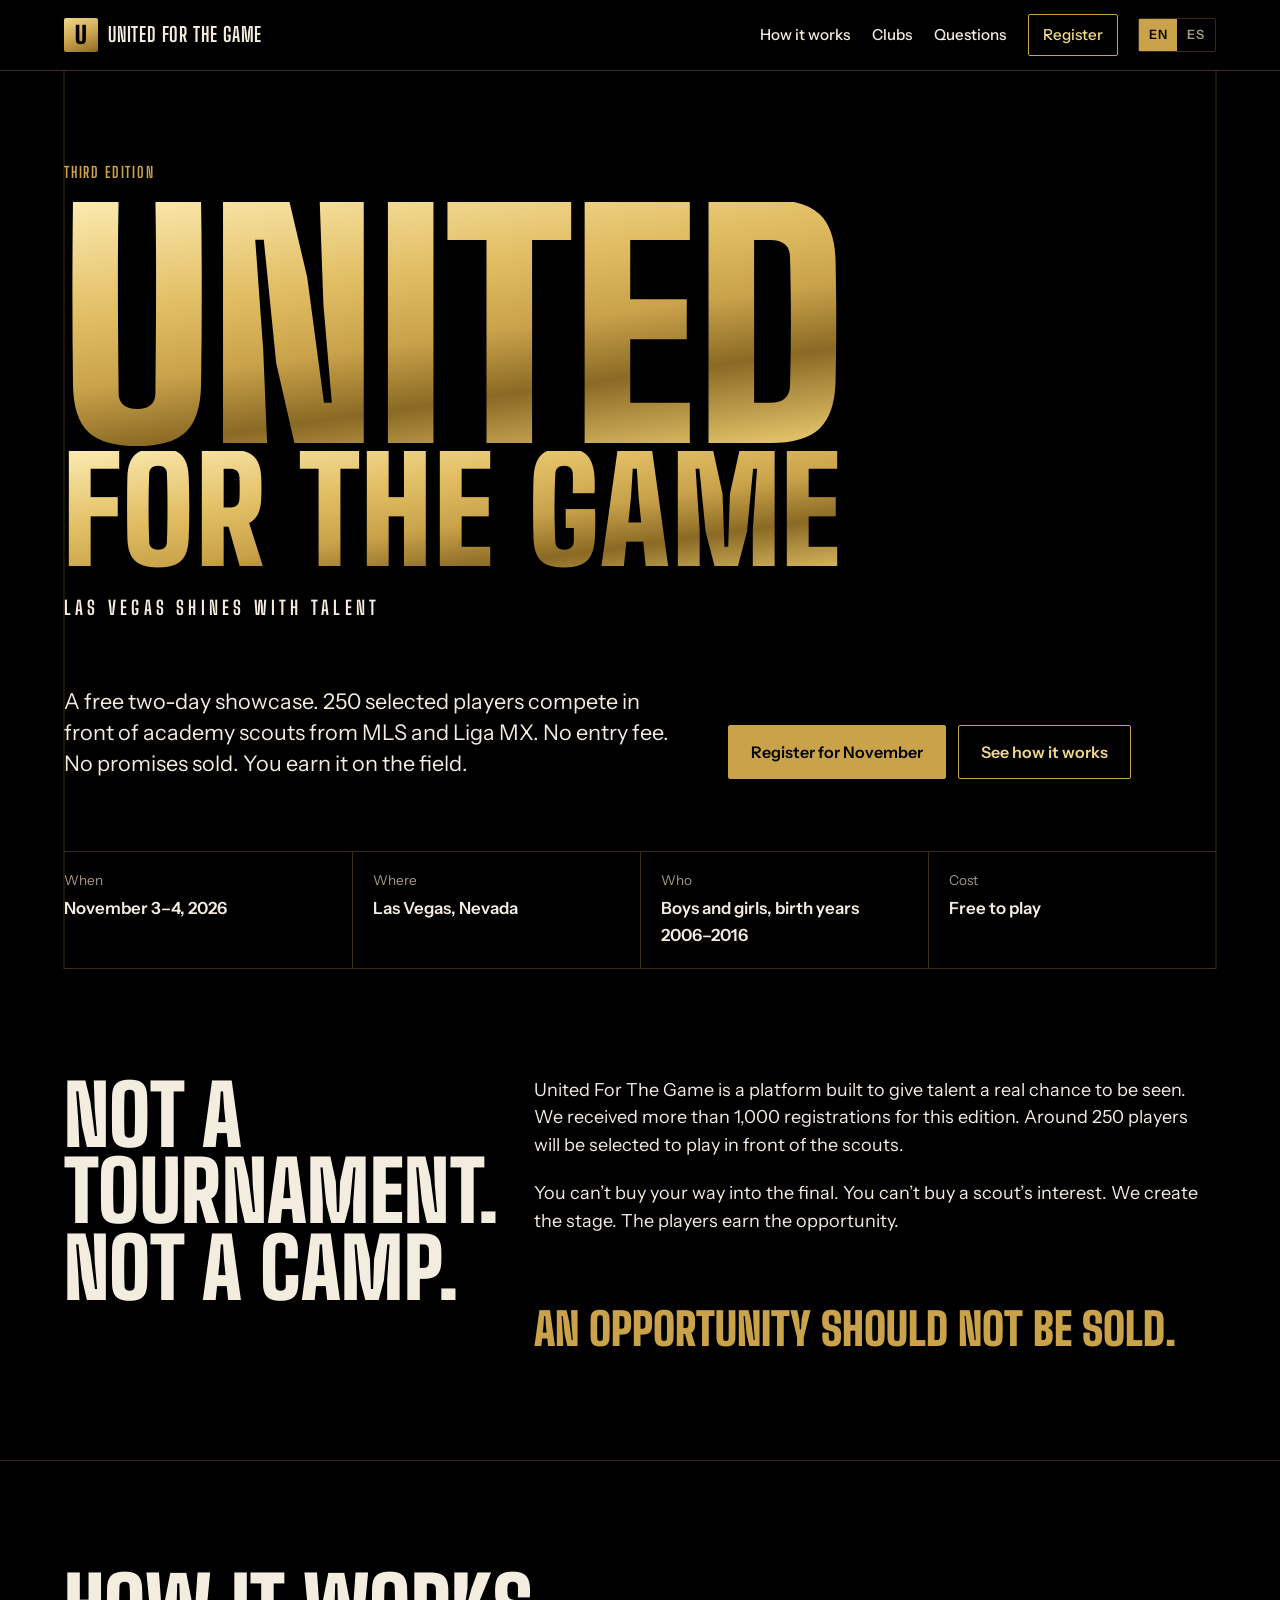
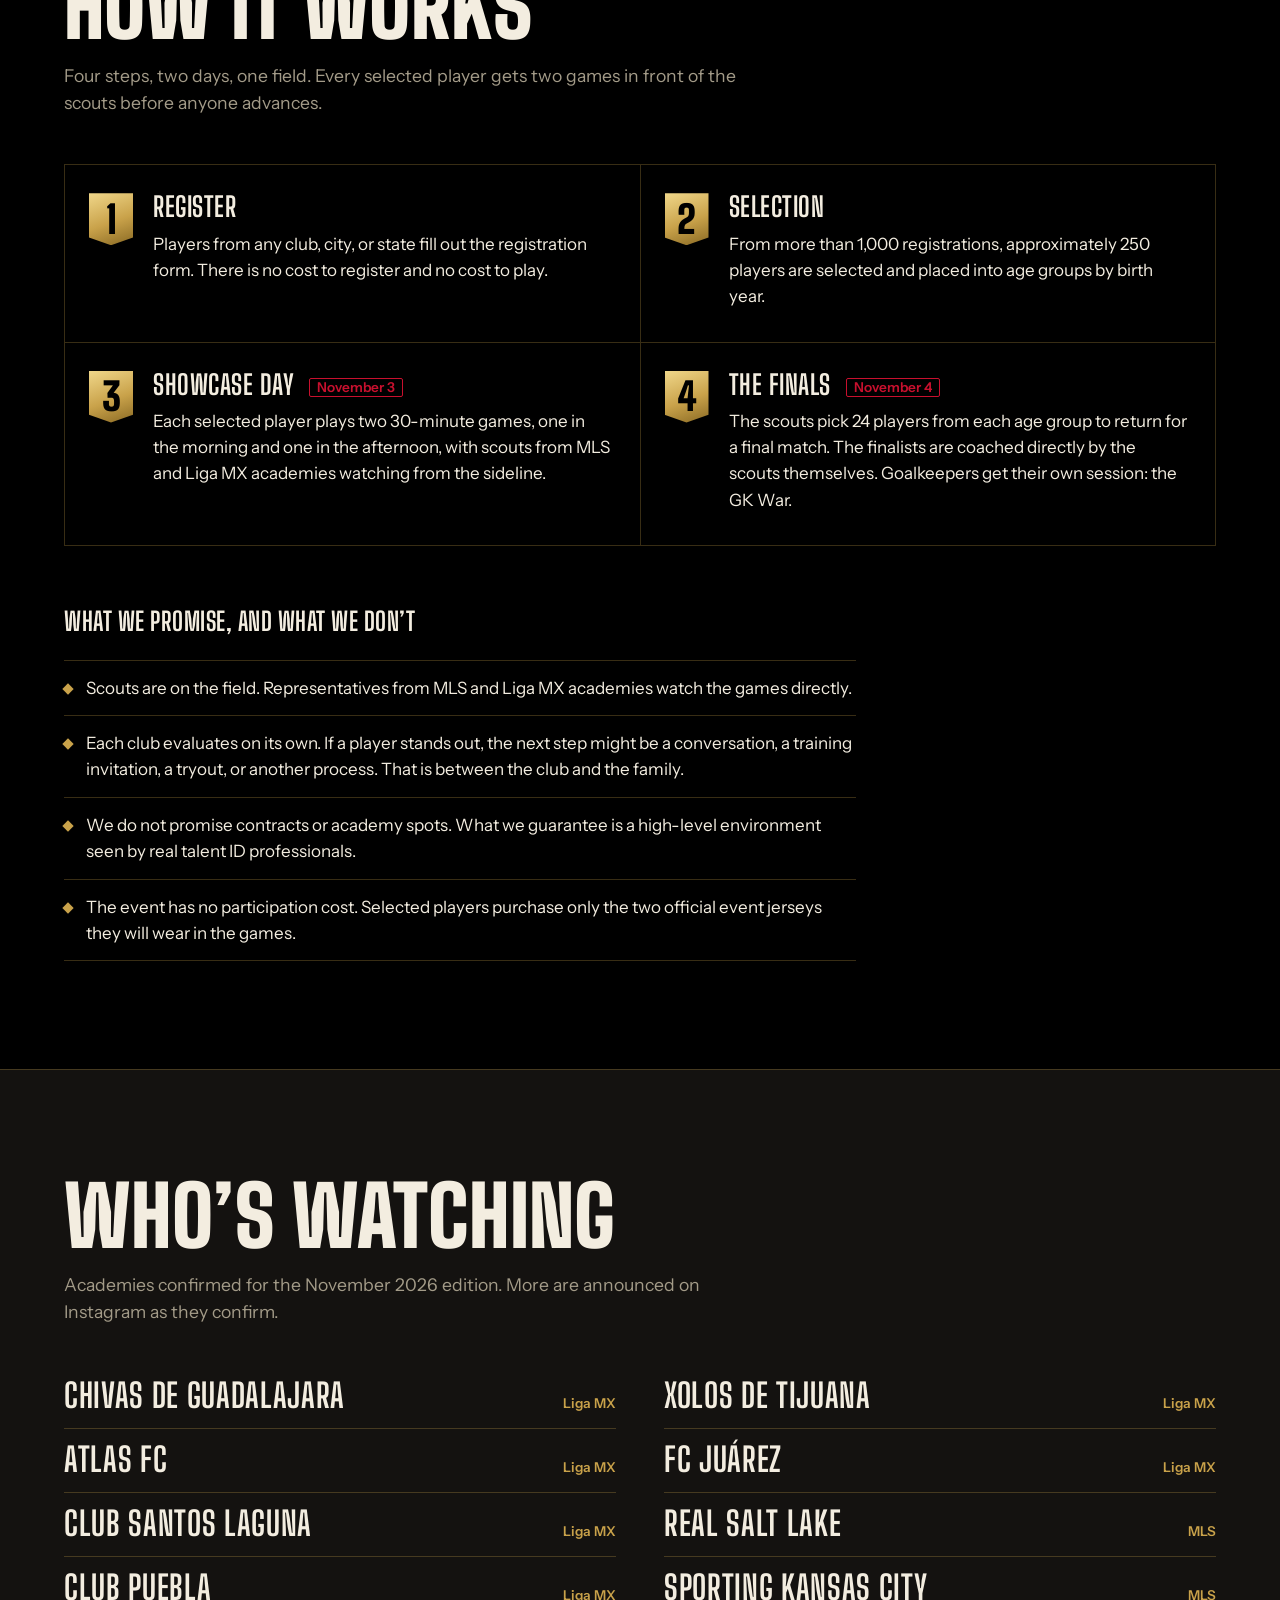
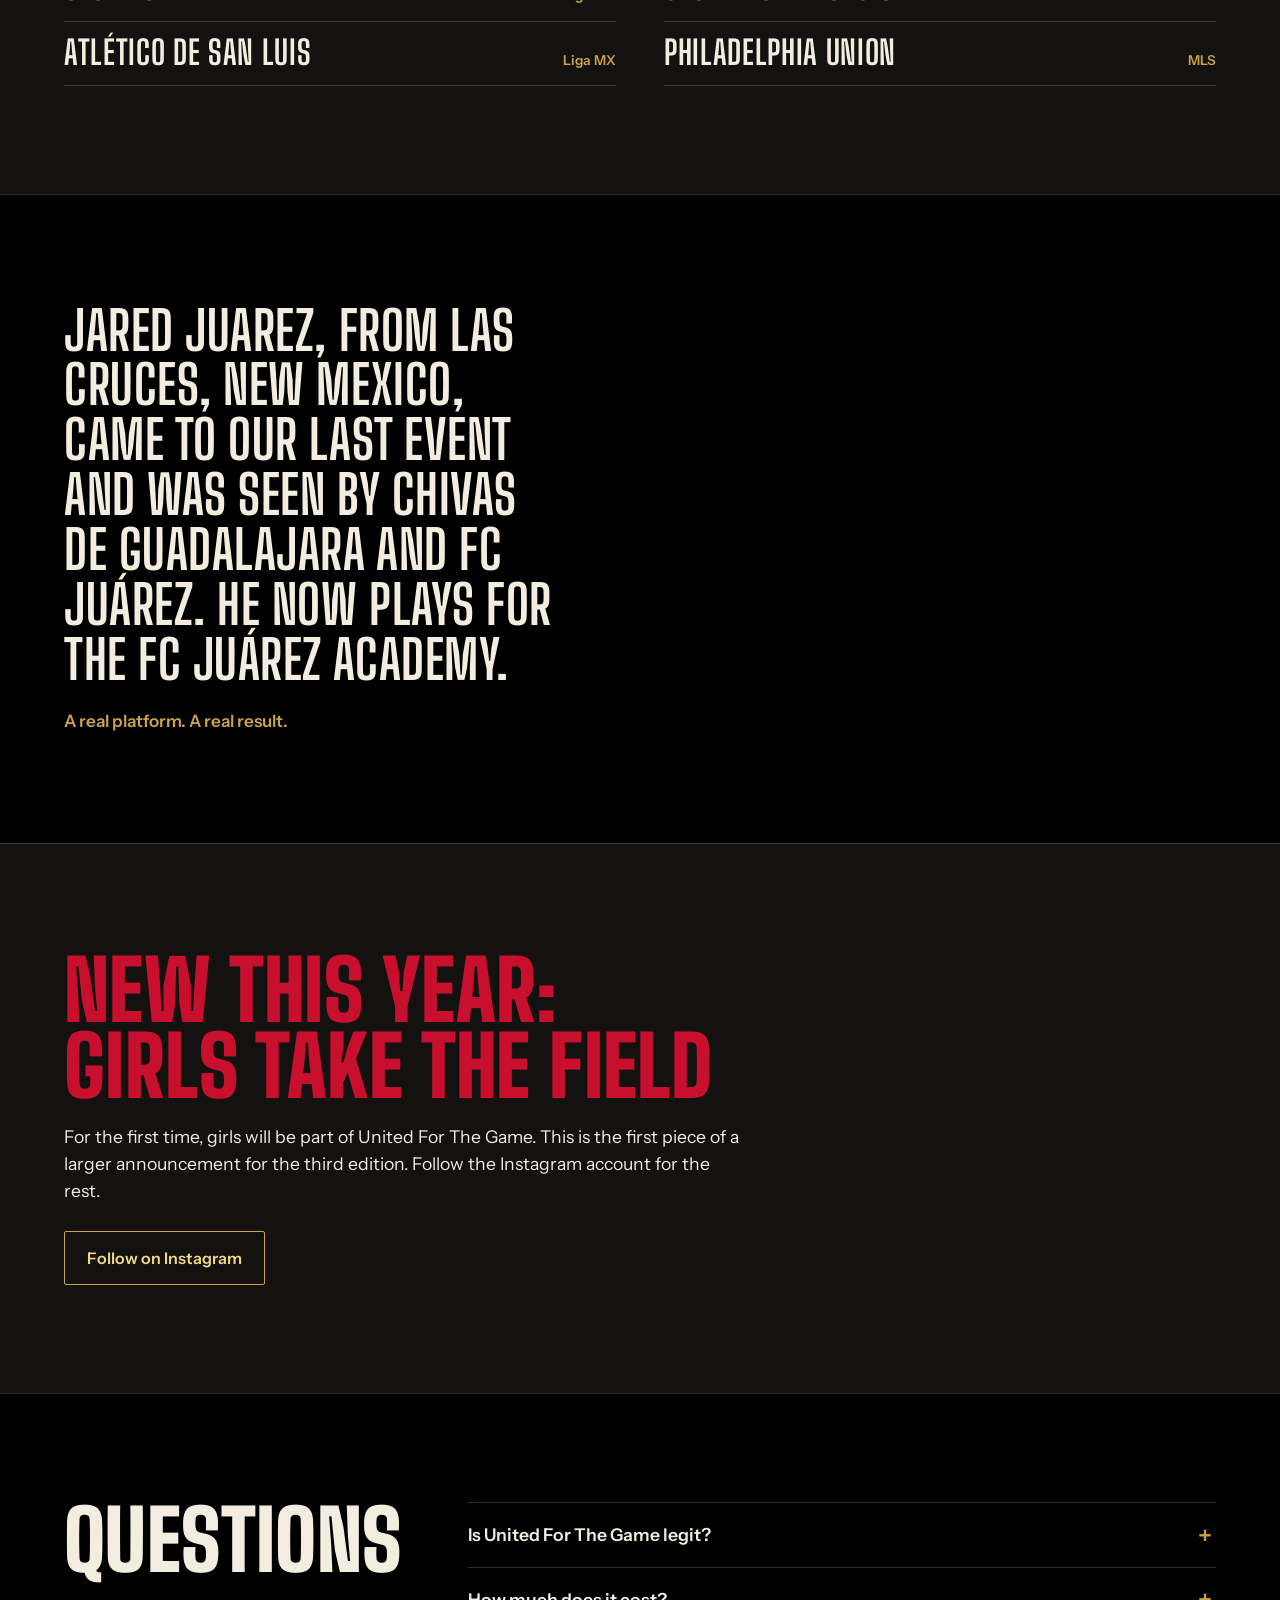
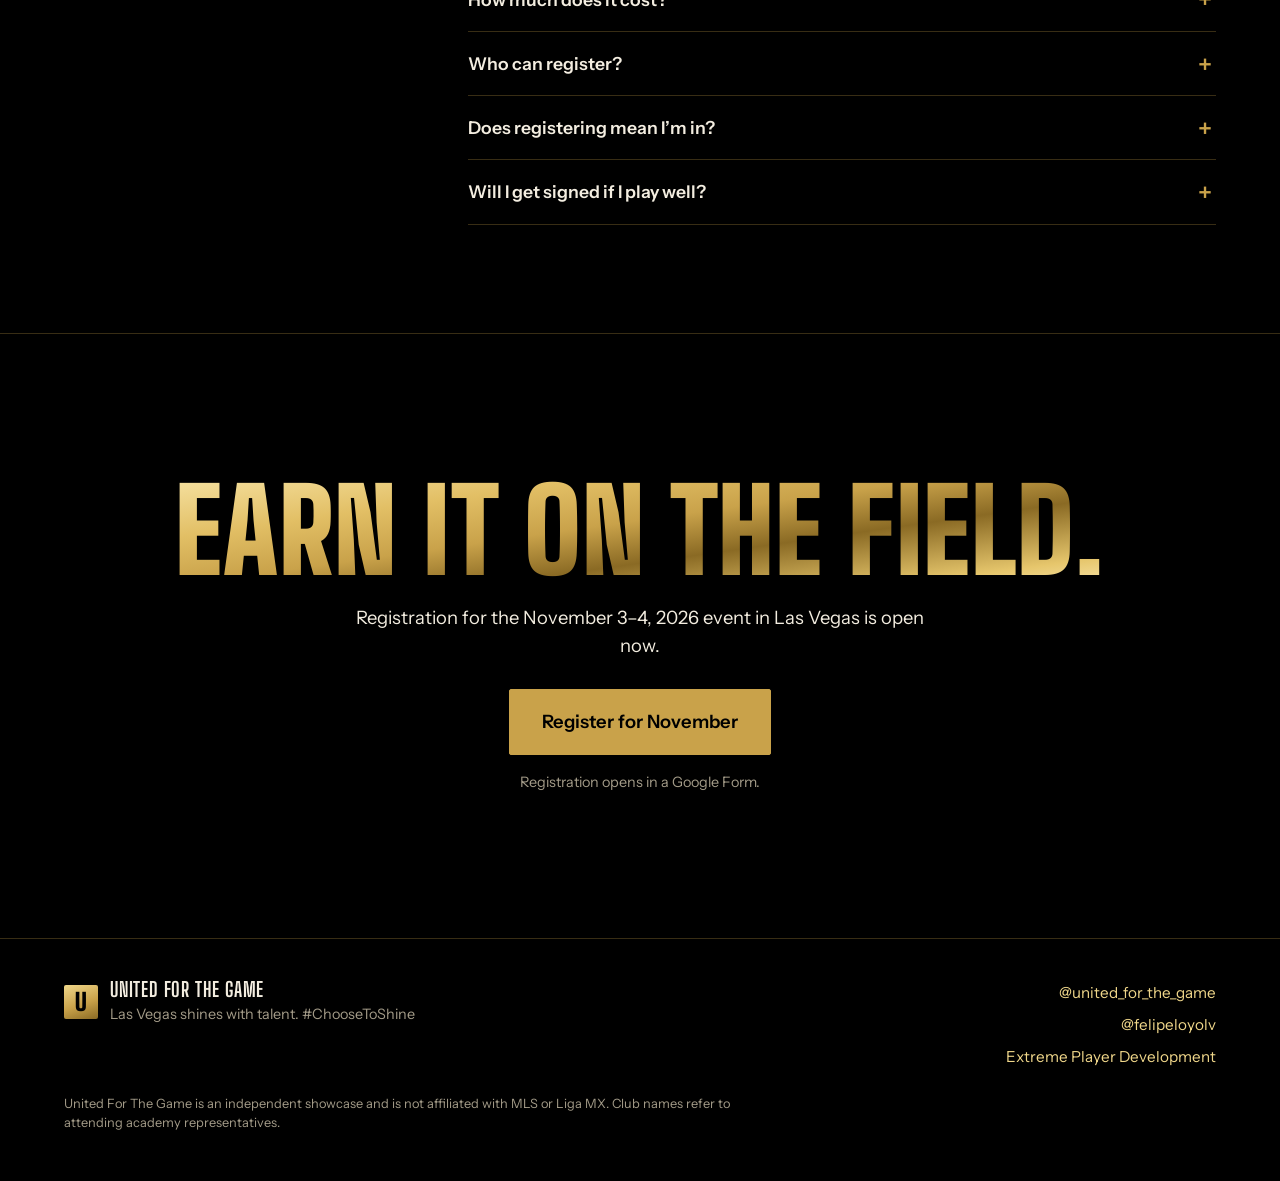
<file: index.html>
<!doctype html>
<html lang="en">
<head>
  <meta charset="utf-8">
  <meta name="viewport" content="width=device-width, initial-scale=1">
  <title>United For The Game</title>
  <meta name="description" content="A free two-day soccer showcase in Las Vegas where selected players compete in front of MLS and Liga MX academy scouts. November 3–4, 2026.">
  <meta property="og:title" content="United For The Game">
  <meta property="og:description" content="Las Vegas shines with talent. Free showcase in front of MLS and Liga MX academy scouts. November 3–4, 2026.">
  <link rel="preconnect" href="https://fonts.googleapis.com">
  <link rel="preconnect" href="https://fonts.gstatic.com" crossorigin>
  <link href="https://fonts.googleapis.com/css2?family=Big+Shoulders+Display:wght@700;900&family=Instrument+Sans:ital,wght@0,400;0,500;0,600;1,400&display=swap" rel="stylesheet">
  <link rel="stylesheet" href="styles.css">
  <link rel="icon" href="data:image/svg+xml,%3Csvg xmlns='http://www.w3.org/2000/svg' viewBox='0 0 32 32'%3E%3Crect width='32' height='32' fill='%23000'/%3E%3Ctext x='16' y='23' text-anchor='middle' font-family='Impact,Arial Black,sans-serif' font-weight='900' font-size='20' fill='%23c9a24a'%3EU%3C/text%3E%3C/svg%3E">
</head>
<body>

<a class="skip" href="#main" data-i18n="skip">Skip to content</a>

<header class="top">
  <a class="brand" href="#" aria-label="United For The Game, home">
    <span class="brand-mark">U</span>
    <span class="brand-name">United For The Game</span>
  </a>
  <nav class="nav" aria-label="Sections">
    <a href="#how" data-i18n="nav.how">How it works</a>
    <a href="#clubs" data-i18n="nav.clubs">Clubs</a>
    <a href="#faq" data-i18n="nav.faq">Questions</a>
    <a class="nav-cta" href="https://forms.gle/nyDRHo4Hr1bUpFBu7" target="_blank" rel="noopener" data-i18n="nav.register">Register</a>
  </nav>
  <div class="lang" role="group" aria-label="Language">
    <button type="button" data-lang="en" aria-pressed="true">EN</button>
    <button type="button" data-lang="es" aria-pressed="false">ES</button>
  </div>
</header>

<main id="main">

  <!-- HERO -->
  <section class="hero">
    <p class="hero-edition" data-i18n="hero.edition">Third edition</p>
    <h1 class="wordmark" aria-label="United For The Game">
      <span class="wm-line wm-united">United</span>
      <span class="wm-line wm-for">For The Game</span>
    </h1>
    <p class="hero-tag" data-i18n="hero.tag">Las Vegas shines with talent</p>

    <div class="hero-body">
      <p class="hero-lede" data-i18n="hero.lede">A free two-day showcase. 250 selected players compete in front of academy scouts from MLS and Liga MX. No entry fee. No promises sold. You earn it on the field.</p>
      <div class="hero-actions">
        <a class="btn btn-gold" href="https://forms.gle/nyDRHo4Hr1bUpFBu7" target="_blank" rel="noopener" data-i18n="hero.cta">Register for November</a>
        <a class="btn btn-line" href="#how" data-i18n="hero.cta2">See how it works</a>
      </div>
    </div>

    <dl class="facts">
      <div><dt data-i18n="facts.when">When</dt><dd data-i18n="facts.whenV">November 3–4, 2026</dd></div>
      <div><dt data-i18n="facts.where">Where</dt><dd data-i18n="facts.whereV">Las Vegas, Nevada</dd></div>
      <div><dt data-i18n="facts.who">Who</dt><dd data-i18n="facts.whoV">Boys and girls, birth years 2006–2016</dd></div>
      <div><dt data-i18n="facts.cost">Cost</dt><dd data-i18n="facts.costV">Free to play</dd></div>
    </dl>
  </section>

  <!-- MISSION -->
  <section class="mission">
    <div class="mission-inner">
      <h2 class="display" data-i18n="mission.h">Not a tournament.<br>Not a camp.</h2>
      <div class="mission-text">
        <p data-i18n="mission.p1">United For The Game is a platform built to give talent a real chance to be seen. We received more than 1,000 registrations for this edition. Around 250 players will be selected to play in front of the scouts.</p>
        <p data-i18n="mission.p2">You can’t buy your way into the final. You can’t buy a scout’s interest. We create the stage. The players earn the opportunity.</p>
        <p class="mission-motto" data-i18n="mission.motto">An opportunity should not be sold.</p>
      </div>
    </div>
  </section>

  <!-- HOW IT WORKS -->
  <section class="how" id="how">
    <div class="how-head">
      <h2 class="display" data-i18n="how.h">How it works</h2>
      <p data-i18n="how.sub">Four steps, two days, one field. Every selected player gets two games in front of the scouts before anyone advances.</p>
    </div>

    <ol class="steps">
      <li class="step">
        <span class="step-n">1</span>
        <div class="step-body">
          <h3 data-i18n="s1.h">Register</h3>
          <p data-i18n="s1.p">Players from any club, city, or state fill out the registration form. There is no cost to register and no cost to play.</p>
        </div>
      </li>
      <li class="step">
        <span class="step-n">2</span>
        <div class="step-body">
          <h3 data-i18n="s2.h">Selection</h3>
          <p data-i18n="s2.p">From more than 1,000 registrations, approximately 250 players are selected and placed into age groups by birth year.</p>
        </div>
      </li>
      <li class="step">
        <span class="step-n">3</span>
        <div class="step-body">
          <h3><span data-i18n="s3.h">Showcase day</span> <span class="step-date" data-i18n="s3.d">November 3</span></h3>
          <p data-i18n="s3.p">Each selected player plays two 30-minute games, one in the morning and one in the afternoon, with scouts from MLS and Liga MX academies watching from the sideline.</p>
        </div>
      </li>
      <li class="step">
        <span class="step-n">4</span>
        <div class="step-body">
          <h3><span data-i18n="s4.h">The finals</span> <span class="step-date" data-i18n="s4.d">November 4</span></h3>
          <p data-i18n="s4.p">The scouts pick 24 players from each age group to return for a final match. The finalists are coached directly by the scouts themselves. Goalkeepers get their own session: the GK War.</p>
        </div>
      </li>
    </ol>

    <div class="promises">
      <h3 data-i18n="pr.h">What we promise, and what we don’t</h3>
      <ul>
        <li data-i18n="pr.1">Scouts are on the field. Representatives from MLS and Liga MX academies watch the games directly.</li>
        <li data-i18n="pr.2">Each club evaluates on its own. If a player stands out, the next step might be a conversation, a training invitation, a tryout, or another process. That is between the club and the family.</li>
        <li data-i18n="pr.3">We do not promise contracts or academy spots. What we guarantee is a high-level environment seen by real talent ID professionals.</li>
        <li data-i18n="pr.4">The event has no participation cost. Selected players purchase only the two official event jerseys they will wear in the games.</li>
      </ul>
    </div>
  </section>

  <!-- CLUBS -->
  <section class="clubs" id="clubs">
    <div class="clubs-head">
      <h2 class="display" data-i18n="clubs.h">Who’s watching</h2>
      <p data-i18n="clubs.sub">Academies confirmed for the November 2026 edition. More are announced on Instagram as they confirm.</p>
    </div>
    <ul class="club-list">
      <li><span class="club">Chivas de Guadalajara</span><span class="league">Liga MX</span></li>
      <li><span class="club">Atlas FC</span><span class="league">Liga MX</span></li>
      <li><span class="club">Club Santos Laguna</span><span class="league">Liga MX</span></li>
      <li><span class="club">Club Puebla</span><span class="league">Liga MX</span></li>
      <li><span class="club">Atlético de San Luis</span><span class="league">Liga MX</span></li>
      <li><span class="club">Xolos de Tijuana</span><span class="league">Liga MX</span></li>
      <li><span class="club">FC Juárez</span><span class="league">Liga MX</span></li>
      <li><span class="club">Real Salt Lake</span><span class="league">MLS</span></li>
      <li><span class="club">Sporting Kansas City</span><span class="league">MLS</span></li>
      <li><span class="club">Philadelphia Union</span><span class="league">MLS</span></li>
    </ul>
  </section>

  <!-- STORY -->
  <section class="story">
    <blockquote>
      <p data-i18n="story.q">Jared Juarez, from Las Cruces, New Mexico, came to our last event and was seen by Chivas de Guadalajara and FC Juárez. He now plays for the FC Juárez academy.</p>
      <footer data-i18n="story.f">A real platform. A real result.</footer>
    </blockquote>
  </section>

  <!-- NEW THIS YEAR -->
  <section class="new">
    <div class="new-inner">
      <h2 class="display" data-i18n="new.h">New this year: girls take the field</h2>
      <p data-i18n="new.p">For the first time, girls will be part of United For The Game. This is the first piece of a larger announcement for the third edition. Follow the Instagram account for the rest.</p>
      <a class="btn btn-line" href="https://www.instagram.com/united_for_the_game/" target="_blank" rel="noopener" data-i18n="new.cta">Follow on Instagram</a>
    </div>
  </section>

  <!-- FAQ -->
  <section class="faq" id="faq">
    <h2 class="display" data-i18n="faq.h">Questions</h2>
    <div class="faq-list">
      <details>
        <summary data-i18n="q1.q">Is United For The Game legit?</summary>
        <p data-i18n="q1.a">Yes. This is the third edition. Ten MLS and Liga MX academies have confirmed for November 2026, and players from past editions have gone on to academy rosters. Everything we announce is posted publicly on Instagram.</p>
      </details>
      <details>
        <summary data-i18n="q2.q">How much does it cost?</summary>
        <p data-i18n="q2.a">Nothing to register, nothing to play. If you are selected, you buy the two official event jerseys you will wear in your games. That is the only cost.</p>
      </details>
      <details>
        <summary data-i18n="q3.q">Who can register?</summary>
        <p data-i18n="q3.a">Boys and girls born between 2006 and 2016, from any club, city, or state. You do not need to be on a specific team to apply.</p>
      </details>
      <details>
        <summary data-i18n="q4.q">Does registering mean I’m in?</summary>
        <p data-i18n="q4.a">No. Registration is the application. Roughly 250 of more than 1,000 applicants are selected. Selected players are contacted directly.</p>
      </details>
      <details>
        <summary data-i18n="q5.q">Will I get signed if I play well?</summary>
        <p data-i18n="q5.a">We don’t promise that, and no one honest can. Each club makes its own evaluation and its own decision. What you get is two games, and possibly a final, in front of people whose job is to find players.</p>
      </details>
    </div>
  </section>

  <!-- REGISTER -->
  <section class="register">
    <h2 class="display" data-i18n="reg.h">Earn it on the field.</h2>
    <p data-i18n="reg.p">Registration for the November 3–4, 2026 event in Las Vegas is open now.</p>
    <a class="btn btn-gold btn-big" href="https://forms.gle/nyDRHo4Hr1bUpFBu7" target="_blank" rel="noopener" data-i18n="reg.cta">Register for November</a>
    <p class="register-note" data-i18n="reg.note">Registration opens in a Google Form.</p>
  </section>

</main>

<footer class="foot">
  <div class="foot-brand">
    <span class="brand-mark">U</span>
    <div>
      <p class="foot-name">United For The Game</p>
      <p class="foot-tag" data-i18n="foot.tag">Las Vegas shines with talent. #ChooseToShine</p>
    </div>
  </div>
  <ul class="foot-links">
    <li><a href="https://www.instagram.com/united_for_the_game/" target="_blank" rel="noopener">@united_for_the_game</a></li>
    <li><a href="https://www.instagram.com/felipeloyolv/" target="_blank" rel="noopener">@felipeloyolv</a></li>
    <li><a href="https://www.instagram.com/extreme_player_development/" target="_blank" rel="noopener">Extreme Player Development</a></li>
  </ul>
  <p class="foot-legal" data-i18n="foot.legal">United For The Game is an independent showcase and is not affiliated with MLS or Liga MX. Club names refer to attending academy representatives.</p>
</footer>

<script src="script.js"></script>
</body>
</html>
</file>
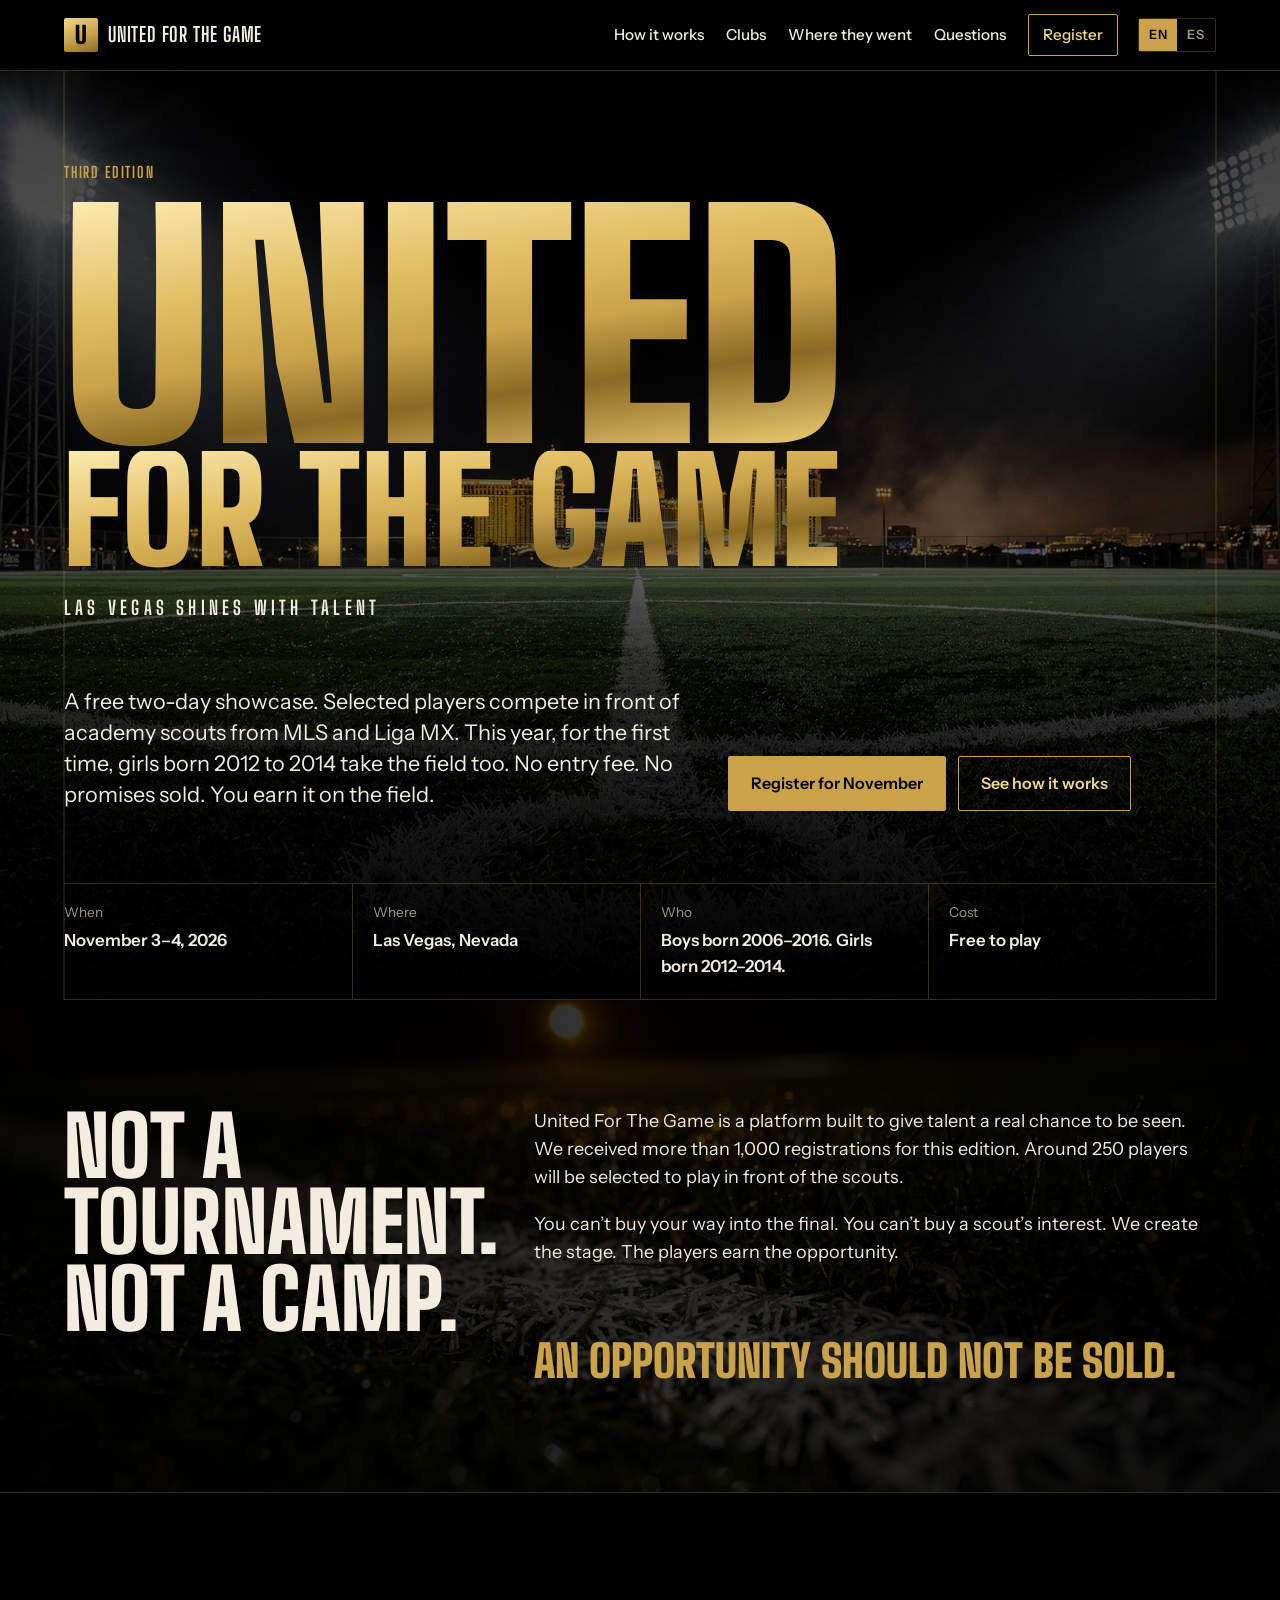
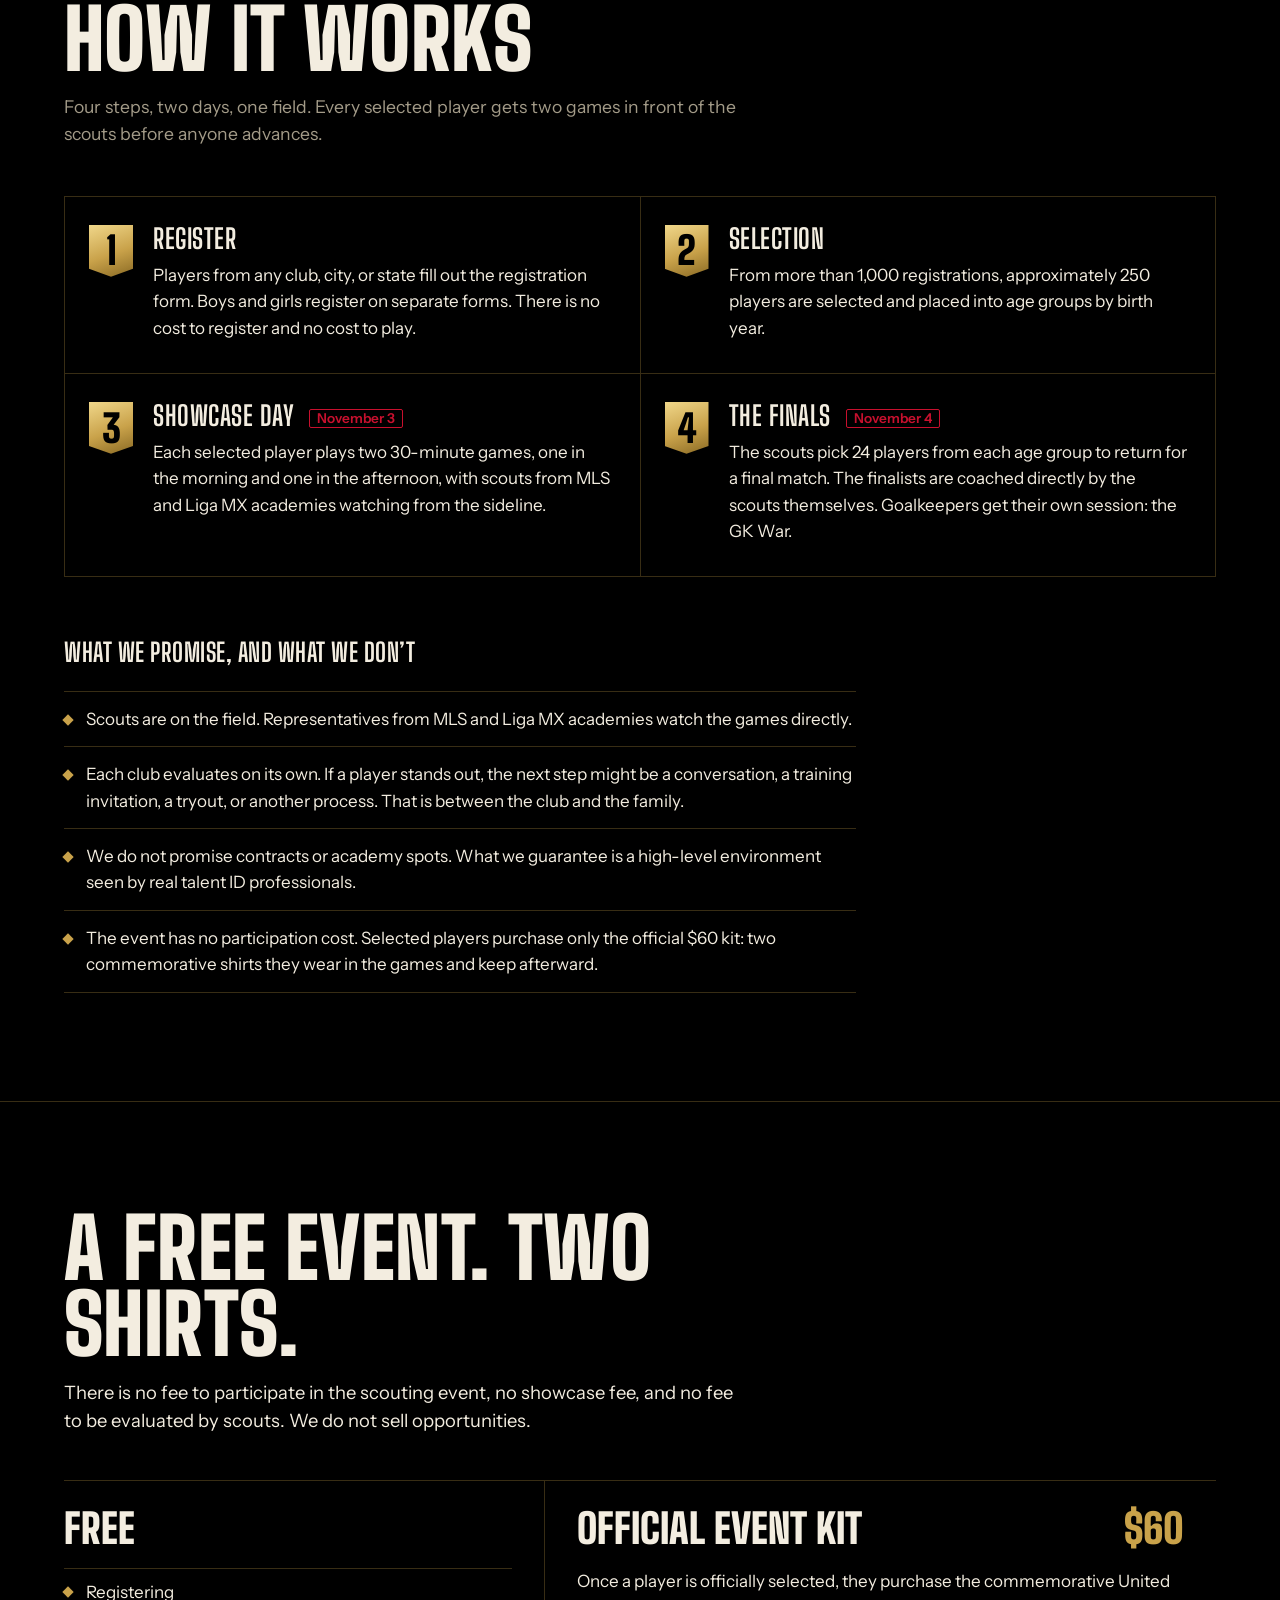
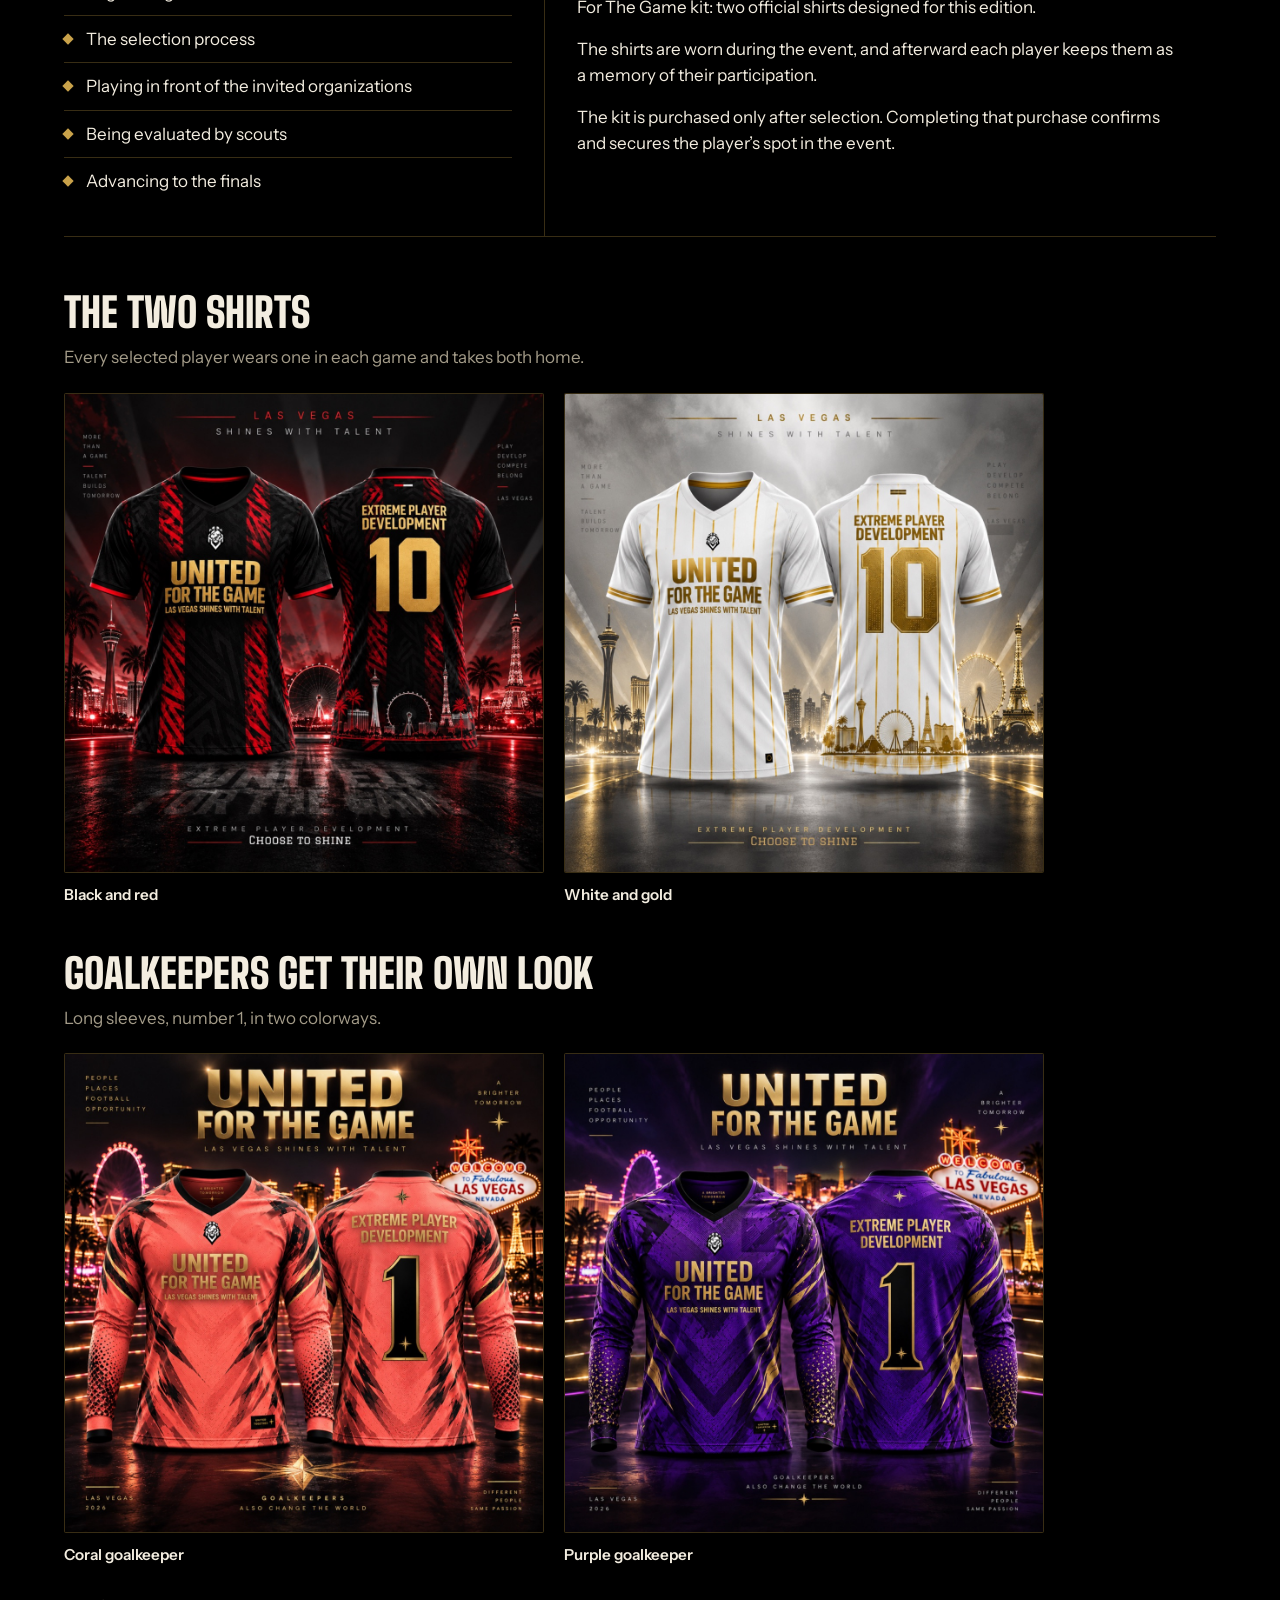
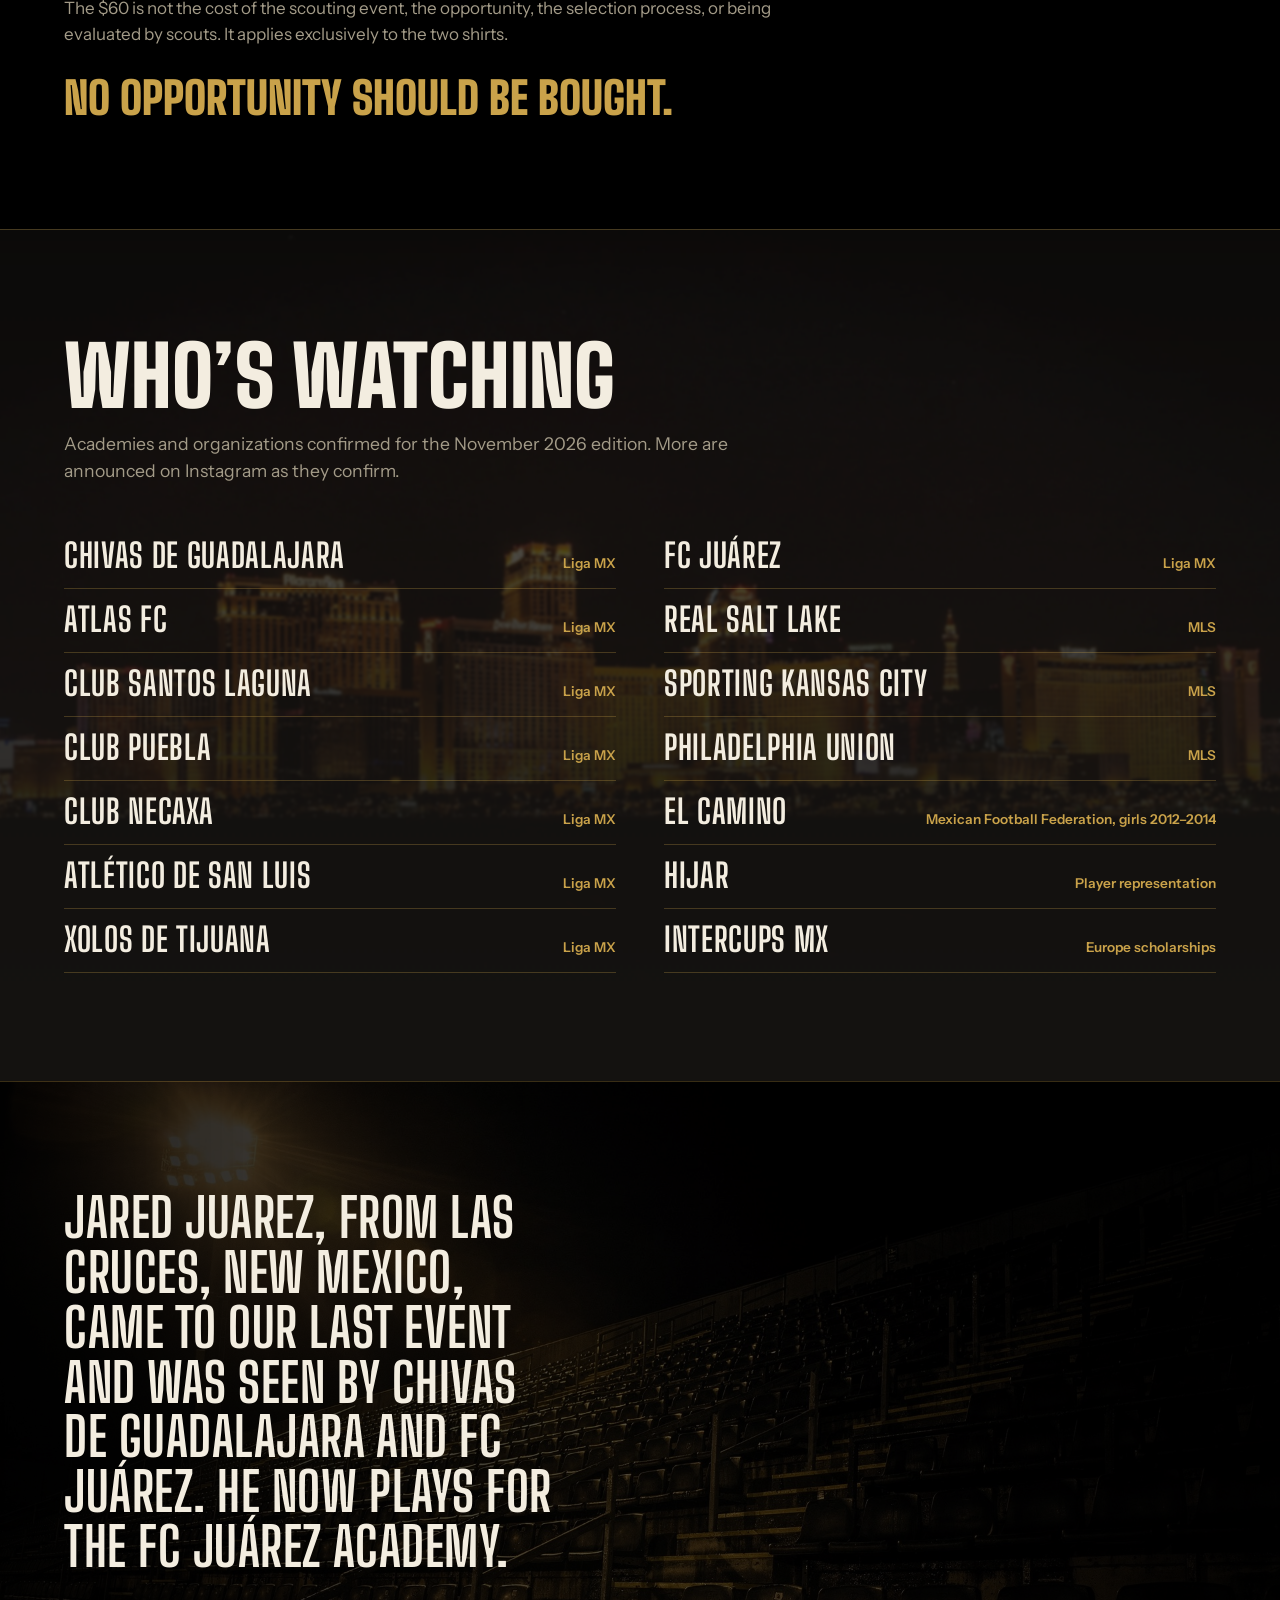
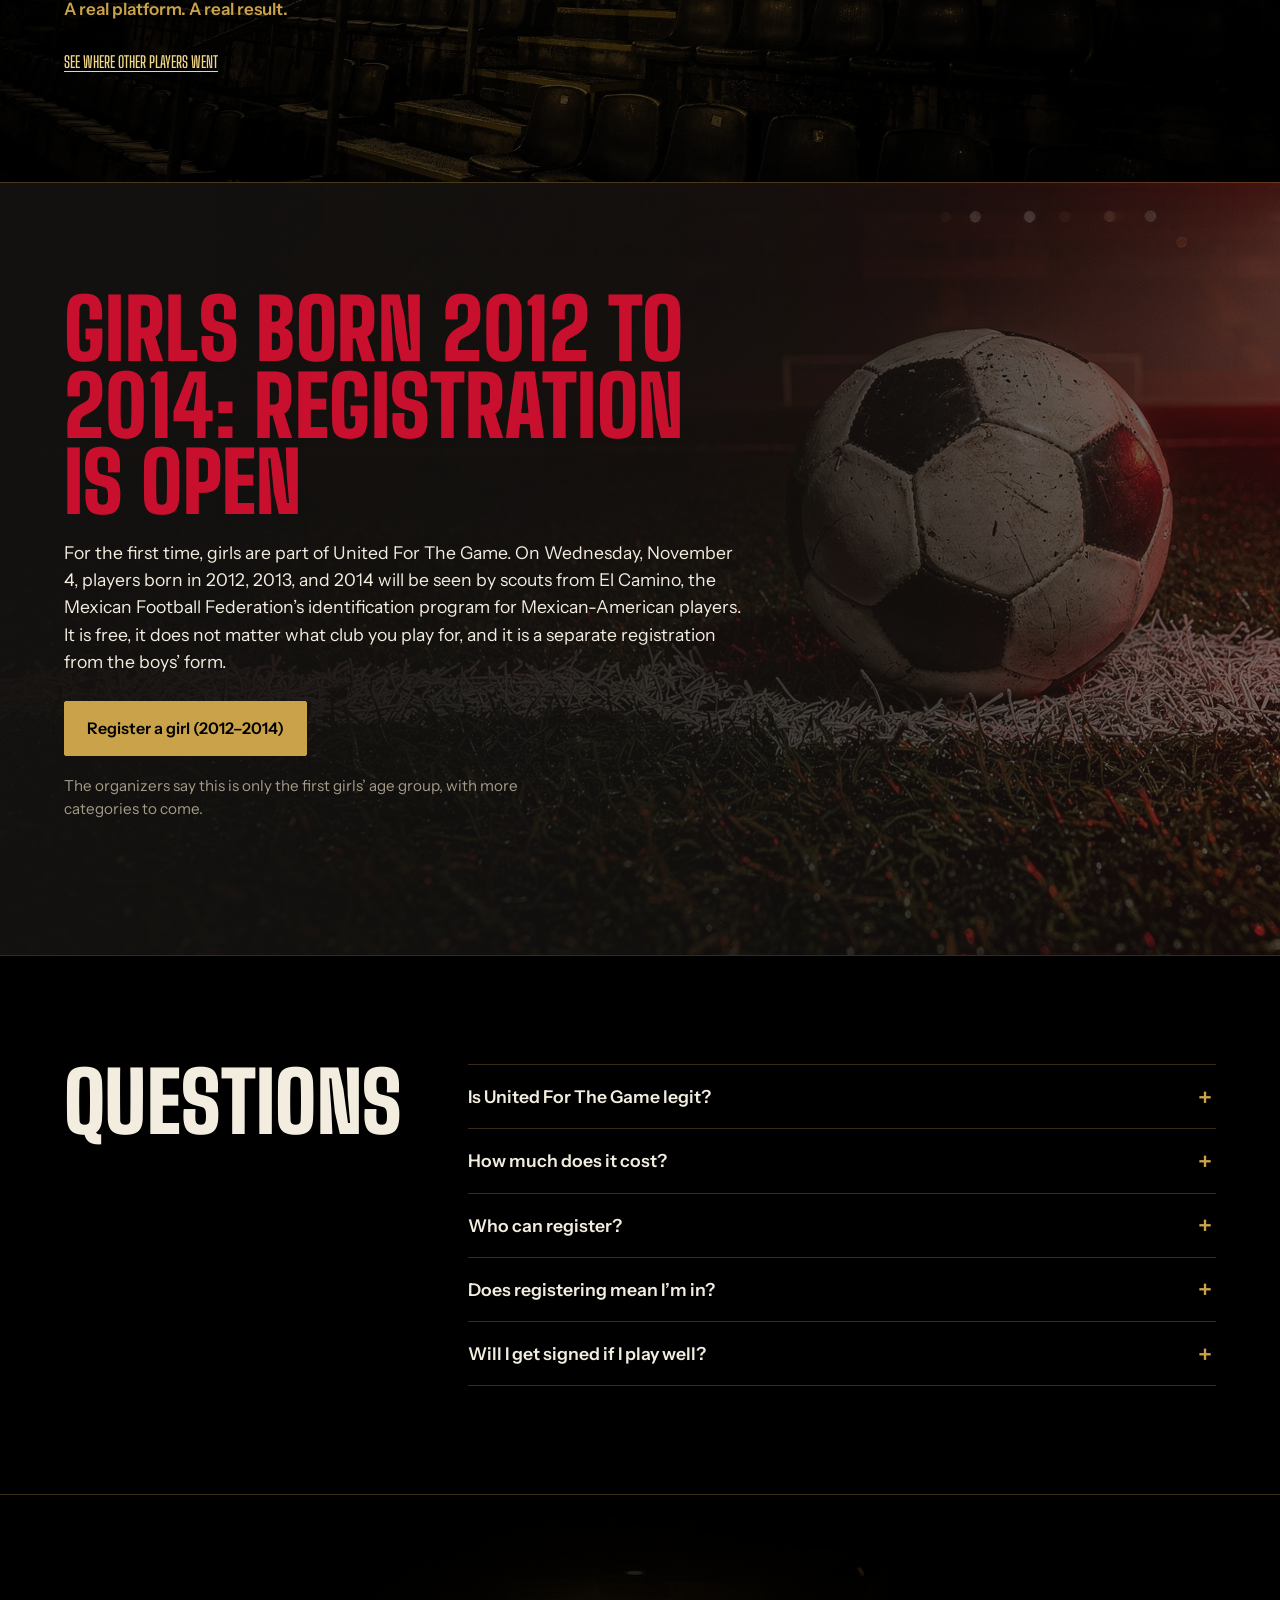
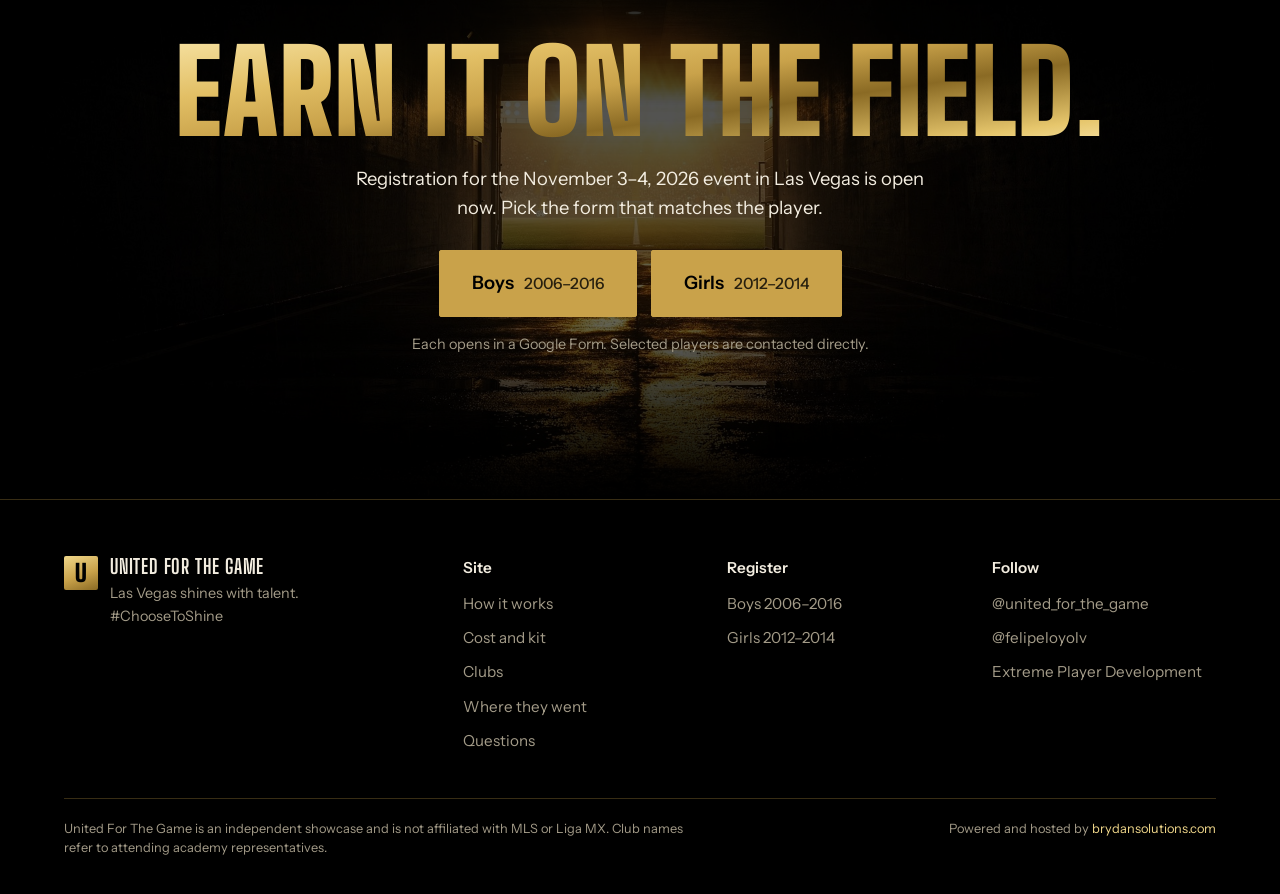
<file: public/index.html>
<!doctype html>
<html lang="en">
<head>
  <meta charset="utf-8">
  <meta name="viewport" content="width=device-width, initial-scale=1">
  <title>United For The Game</title>
  <meta name="description" content="A free two-day soccer showcase in Las Vegas where selected players compete in front of MLS and Liga MX academy scouts. November 3–4, 2026.">
  <link rel="canonical" href="https://www.united-for-the-game.com/">
  <meta property="og:url" content="https://www.united-for-the-game.com/">
  <meta property="og:title" content="United For The Game">
  <meta property="og:description" content="Las Vegas shines with talent. Free showcase in front of MLS and Liga MX academy scouts. November 3–4, 2026.">
  <link rel="preconnect" href="https://fonts.googleapis.com">
  <link rel="preconnect" href="https://fonts.gstatic.com" crossorigin>
  <link href="https://fonts.googleapis.com/css2?family=Big+Shoulders+Display:wght@700;900&family=Instrument+Sans:ital,wght@0,400;0,500;0,600;1,400&display=swap" rel="stylesheet">
  <link rel="stylesheet" href="styles.css">
  <link rel="icon" href="data:image/svg+xml,%3Csvg xmlns='http://www.w3.org/2000/svg' viewBox='0 0 32 32'%3E%3Crect width='32' height='32' fill='%23000'/%3E%3Ctext x='16' y='23' text-anchor='middle' font-family='Impact,Arial Black,sans-serif' font-weight='900' font-size='20' fill='%23c9a24a'%3EU%3C/text%3E%3C/svg%3E">
</head>
<body>

<a class="skip" href="#main" data-i18n="skip">Skip to content</a>

<header class="top">
  <a class="brand" href="#" aria-label="United For The Game, home">
    <span class="brand-mark">U</span>
    <span class="brand-name">United For The Game</span>
  </a>
  <nav class="nav" aria-label="Sections">
    <a href="#how" data-i18n="nav.how">How it works</a>
    <a href="#clubs" data-i18n="nav.clubs">Clubs</a>
    <a href="success.html" data-i18n="nav.results">Where they went</a>
    <a href="#faq" data-i18n="nav.faq">Questions</a>
    <a class="nav-cta" href="#register" data-i18n="nav.register">Register</a>
  </nav>
  <div class="lang" role="group" aria-label="Language">
    <button type="button" data-lang="en" aria-pressed="true">EN</button>
    <button type="button" data-lang="es" aria-pressed="false">ES</button>
  </div>
</header>

<main id="main">

  <!-- HERO -->
  <section class="hero">
    <p class="hero-edition" data-i18n="hero.edition">Third edition</p>
    <h1 class="wordmark" aria-label="United For The Game">
      <span class="wm-line wm-united">United</span>
      <span class="wm-line wm-for">For The Game</span>
    </h1>
    <p class="hero-tag" data-i18n="hero.tag">Las Vegas shines with talent</p>

    <div class="hero-body">
      <p class="hero-lede" data-i18n="hero.lede">A free two-day showcase. Selected players compete in front of academy scouts from MLS and Liga MX. This year, for the first time, girls born 2012 to 2014 take the field too. No entry fee. No promises sold. You earn it on the field.</p>
      <div class="hero-actions">
        <a class="btn btn-gold" href="#register" data-i18n="hero.cta">Register for November</a>
        <a class="btn btn-line" href="#how" data-i18n="hero.cta2">See how it works</a>
      </div>
    </div>

    <dl class="facts">
      <div><dt data-i18n="facts.when">When</dt><dd data-i18n="facts.whenV">November 3–4, 2026</dd></div>
      <div><dt data-i18n="facts.where">Where</dt><dd data-i18n="facts.whereV">Las Vegas, Nevada</dd></div>
      <div><dt data-i18n="facts.who">Who</dt><dd data-i18n="facts.whoV">Boys born 2006–2016. Girls born 2012–2014.</dd></div>
      <div><dt data-i18n="facts.cost">Cost</dt><dd data-i18n="facts.costV">Free to play</dd></div>
    </dl>
  </section>

  <!-- MISSION -->
  <section class="mission">
    <div class="mission-inner">
      <h2 class="display" data-i18n="mission.h">Not a tournament.<br>Not a camp.</h2>
      <div class="mission-text">
        <p data-i18n="mission.p1">United For The Game is a platform built to give talent a real chance to be seen. We received more than 1,000 registrations for this edition. Around 250 players will be selected to play in front of the scouts.</p>
        <p data-i18n="mission.p2">You can’t buy your way into the final. You can’t buy a scout’s interest. We create the stage. The players earn the opportunity.</p>
        <p class="mission-motto" data-i18n="mission.motto">An opportunity should not be sold.</p>
      </div>
    </div>
  </section>

  <!-- HOW IT WORKS -->
  <section class="how" id="how">
    <div class="how-head">
      <h2 class="display" data-i18n="how.h">How it works</h2>
      <p data-i18n="how.sub">Four steps, two days, one field. Every selected player gets two games in front of the scouts before anyone advances.</p>
    </div>

    <ol class="steps">
      <li class="step">
        <span class="step-n">1</span>
        <div class="step-body">
          <h3 data-i18n="s1.h">Register</h3>
          <p data-i18n="s1.p">Players from any club, city, or state fill out the registration form. Boys and girls register on separate forms. There is no cost to register and no cost to play.</p>
        </div>
      </li>
      <li class="step">
        <span class="step-n">2</span>
        <div class="step-body">
          <h3 data-i18n="s2.h">Selection</h3>
          <p data-i18n="s2.p">From more than 1,000 registrations, approximately 250 players are selected and placed into age groups by birth year.</p>
        </div>
      </li>
      <li class="step">
        <span class="step-n">3</span>
        <div class="step-body">
          <h3><span data-i18n="s3.h">Showcase day</span> <span class="step-date" data-i18n="s3.d">November 3</span></h3>
          <p data-i18n="s3.p">Each selected player plays two 30-minute games, one in the morning and one in the afternoon, with scouts from MLS and Liga MX academies watching from the sideline.</p>
        </div>
      </li>
      <li class="step">
        <span class="step-n">4</span>
        <div class="step-body">
          <h3><span data-i18n="s4.h">The finals</span> <span class="step-date" data-i18n="s4.d">November 4</span></h3>
          <p data-i18n="s4.p">The scouts pick 24 players from each age group to return for a final match. The finalists are coached directly by the scouts themselves. Goalkeepers get their own session: the GK War.</p>
        </div>
      </li>
    </ol>

    <div class="promises">
      <h3 data-i18n="pr.h">What we promise, and what we don’t</h3>
      <ul>
        <li data-i18n="pr.1">Scouts are on the field. Representatives from MLS and Liga MX academies watch the games directly.</li>
        <li data-i18n="pr.2">Each club evaluates on its own. If a player stands out, the next step might be a conversation, a training invitation, a tryout, or another process. That is between the club and the family.</li>
        <li data-i18n="pr.3">We do not promise contracts or academy spots. What we guarantee is a high-level environment seen by real talent ID professionals.</li>
        <li data-i18n="pr.4">The event has no participation cost. Selected players purchase only the official $60 kit: two commemorative shirts they wear in the games and keep afterward.</li>
      </ul>
    </div>
  </section>

  <!-- COST -->
  <section class="cost" id="cost">
    <div class="cost-head">
      <h2 class="display" data-i18n="cost.h">A free event. Two shirts.</h2>
      <p data-i18n="cost.lede">There is no fee to participate in the scouting event, no showcase fee, and no fee to be evaluated by scouts. We do not sell opportunities.</p>
    </div>
    <div class="cost-grid">
      <div class="cost-col">
        <h3 data-i18n="cost.free.h">Free</h3>
        <ul>
          <li data-i18n="cost.free.1">Registering</li>
          <li data-i18n="cost.free.2">The selection process</li>
          <li data-i18n="cost.free.3">Playing in front of the invited organizations</li>
          <li data-i18n="cost.free.4">Being evaluated by scouts</li>
          <li data-i18n="cost.free.5">Advancing to the finals</li>
        </ul>
      </div>
      <div class="cost-col cost-kit">
        <h3><span data-i18n="cost.kit.h">Official event kit</span> <span class="cost-price">$60</span></h3>
        <p data-i18n="cost.kit.1">Once a player is officially selected, they purchase the commemorative United For The Game kit: two official shirts designed for this edition.</p>
        <p data-i18n="cost.kit.2">The shirts are worn during the event, and afterward each player keeps them as a memory of their participation.</p>
        <p data-i18n="cost.kit.3">The kit is purchased only after selection. Completing that purchase confirms and secures the player’s spot in the event.</p>
      </div>
    </div>
    <div class="kit">
      <h3 data-i18n="kit.h">The two shirts</h3>
      <p data-i18n="kit.p">Every selected player wears one in each game and takes both home.</p>
      <ul class="kit-grid">
        <li>
          <a href="img/kit-black-red.jpg" target="_blank" rel="noopener"><img src="img/kit-black-red.jpg" alt="Black and red United For The Game shirt, front and back, number 10" loading="lazy" width="1100" height="1100"></a>
          <p class="kit-cap"><span data-i18n="kit.1">Black and red</span></p>
        </li>
        <li>
          <a href="img/kit-white-gold.jpg" target="_blank" rel="noopener"><img src="img/kit-white-gold.jpg" alt="White and gold United For The Game shirt, front and back, number 10" loading="lazy" width="1100" height="1100"></a>
          <p class="kit-cap"><span data-i18n="kit.2">White and gold</span></p>
        </li>
      </ul>
      <h3 class="kit-gk-h" data-i18n="kit.gk.h">Goalkeepers get their own look</h3>
      <p data-i18n="kit.gk.p">Long sleeves, number 1, in two colorways.</p>
      <ul class="kit-grid">
        <li>
          <a href="img/kit-gk-coral.jpg" target="_blank" rel="noopener"><img src="img/kit-gk-coral.jpg" alt="Coral goalkeeper shirt, long sleeve, number 1" loading="lazy" width="1100" height="1100"></a>
          <p class="kit-cap"><span data-i18n="kit.3">Coral goalkeeper</span></p>
        </li>
        <li>
          <a href="img/kit-gk-purple.jpg" target="_blank" rel="noopener"><img src="img/kit-gk-purple.jpg" alt="Purple goalkeeper shirt, long sleeve, number 1" loading="lazy" width="1100" height="1100"></a>
          <p class="kit-cap"><span data-i18n="kit.4">Purple goalkeeper</span></p>
        </li>
      </ul>
    </div>
    <p class="cost-clarify" data-i18n="cost.clarify">The $60 is not the cost of the scouting event, the opportunity, the selection process, or being evaluated by scouts. It applies exclusively to the two shirts.</p>
    <p class="cost-motto" data-i18n="cost.motto">No opportunity should be bought.</p>
  </section>

  <!-- CLUBS -->
  <section class="clubs" id="clubs">
    <div class="clubs-head">
      <h2 class="display" data-i18n="clubs.h">Who’s watching</h2>
      <p data-i18n="clubs.sub">Academies and organizations confirmed for the November 2026 edition. More are announced on Instagram as they confirm.</p>
    </div>
    <ul class="club-list">
      <li><span class="club">Chivas de Guadalajara</span><span class="league">Liga MX</span></li>
      <li><span class="club">Atlas FC</span><span class="league">Liga MX</span></li>
      <li><span class="club">Club Santos Laguna</span><span class="league">Liga MX</span></li>
      <li><span class="club">Club Puebla</span><span class="league">Liga MX</span></li>
      <li><span class="club">Club Necaxa</span><span class="league">Liga MX</span></li>
      <li><span class="club">Atlético de San Luis</span><span class="league">Liga MX</span></li>
      <li><span class="club">Xolos de Tijuana</span><span class="league">Liga MX</span></li>
      <li><span class="club">FC Juárez</span><span class="league">Liga MX</span></li>
      <li><span class="club">Real Salt Lake</span><span class="league">MLS</span></li>
      <li><span class="club">Sporting Kansas City</span><span class="league">MLS</span></li>
      <li><span class="club">Philadelphia Union</span><span class="league">MLS</span></li>
      <li><span class="club">El Camino</span><span class="league" data-i18n="org.fmf">Mexican Football Federation, girls 2012–2014</span></li>
      <li><span class="club">HIJAR</span><span class="league" data-i18n="org.hijar">Player representation</span></li>
      <li><span class="club">Intercups MX</span><span class="league" data-i18n="org.intercups">Europe scholarships</span></li>
    </ul>
  </section>

  <!-- STORY -->
  <section class="story">
    <blockquote>
      <p data-i18n="story.q">Jared Juarez, from Las Cruces, New Mexico, came to our last event and was seen by Chivas de Guadalajara and FC Juárez. He now plays for the FC Juárez academy.</p>
      <footer data-i18n="story.f">A real platform. A real result.</footer>
    </blockquote>
    <p class="story-more"><a href="success.html" data-i18n="story.more">See where other players went</a></p>
  </section>

  <!-- GIRLS -->
  <section class="new" id="girls">
    <div class="new-inner">
      <h2 class="display" data-i18n="new.h">Girls born 2012 to 2014: registration is open</h2>
      <p data-i18n="new.p">For the first time, girls are part of United For The Game. On Wednesday, November 4, players born in 2012, 2013, and 2014 will be seen by scouts from El Camino, the Mexican Football Federation’s identification program for Mexican-American players. It is free, it does not matter what club you play for, and it is a separate registration from the boys’ form.</p>
      <a class="btn btn-gold" href="https://docs.google.com/forms/d/e/1FAIpQLSfdWi_WTfTcO3S3W0piuUCB4fBnPrTFHa3G9qvYtv4aIpq_Ag/viewform" target="_blank" rel="noopener" data-i18n="new.cta">Register a girl (2012–2014)</a>
      <p class="new-note" data-i18n="new.note">The organizers say this is only the first girls’ age group, with more categories to come.</p>
    </div>
  </section>

  <!-- FAQ -->
  <section class="faq" id="faq">
    <h2 class="display" data-i18n="faq.h">Questions</h2>
    <div class="faq-list">
      <details>
        <summary data-i18n="q1.q">Is United For The Game legit?</summary>
        <p data-i18n="q1.a">Yes. This is the third edition. Ten MLS and Liga MX academies have confirmed for November 2026, and players from past editions have gone on to academy rosters. Everything we announce is posted publicly on Instagram.</p>
      </details>
      <details>
        <summary data-i18n="q2.q">How much does it cost?</summary>
        <p data-i18n="q2.a">Nothing to register, nothing to be evaluated, nothing to play. If you are selected, you buy the official $60 kit, which is two commemorative shirts you wear in your games and keep. That purchase confirms your spot, and it is the only cost.</p>
      </details>
      <details>
        <summary data-i18n="q3.q">Who can register?</summary>
        <p data-i18n="q3.a">Boys born between 2006 and 2016, and girls born in 2012, 2013, or 2014. Any club, city, or state. You do not need to be on a specific team to apply. Boys and girls use separate registration forms.</p>
      </details>
      <details>
        <summary data-i18n="q4.q">Does registering mean I’m in?</summary>
        <p data-i18n="q4.a">Not yet. Registering puts your name in front of the organizers, who review every player and choose roughly 250 out of more than 1,000. If you are selected, you will hear from us directly.</p>
      </details>
      <details>
        <summary data-i18n="q5.q">Will I get signed if I play well?</summary>
        <p data-i18n="q5.a">We don’t promise that, and no one honest can. Each club makes its own evaluation and its own decision. What you get is two games, and possibly a final, in front of people whose job is to find players.</p>
      </details>
    </div>
  </section>

  <!-- REGISTER -->
  <section class="register" id="register">
    <h2 class="display" data-i18n="reg.h">Earn it on the field.</h2>
    <p data-i18n="reg.p">Registration for the November 3–4, 2026 event in Las Vegas is open now. Pick the form that matches the player.</p>
    <div class="reg-choices">
      <a class="btn btn-gold btn-big" href="https://forms.gle/nyDRHo4Hr1bUpFBu7" target="_blank" rel="noopener"><span data-i18n="reg.boys">Boys</span> <span class="btn-sub">2006–2016</span></a>
      <a class="btn btn-gold btn-big" href="https://docs.google.com/forms/d/e/1FAIpQLSfdWi_WTfTcO3S3W0piuUCB4fBnPrTFHa3G9qvYtv4aIpq_Ag/viewform" target="_blank" rel="noopener"><span data-i18n="reg.girls">Girls</span> <span class="btn-sub">2012–2014</span></a>
    </div>
    <p class="register-note" data-i18n="reg.note">Each opens in a Google Form. Selected players are contacted directly.</p>
  </section>

</main>

<footer class="foot">
  <div class="foot-grid">
    <div class="foot-brand">
      <span class="brand-mark">U</span>
      <div>
        <p class="foot-name">United For The Game</p>
        <p class="foot-tag" data-i18n="foot.tag">Las Vegas shines with talent. #ChooseToShine</p>
      </div>
    </div>
    <nav class="foot-col" aria-label="Site">
      <p class="foot-h" data-i18n="foot.site">Site</p>
      <ul>
        <li><a href="#how" data-i18n="nav.how">How it works</a></li>
        <li><a href="#cost" data-i18n="foot.cost">Cost and kit</a></li>
        <li><a href="#clubs" data-i18n="nav.clubs">Clubs</a></li>
        <li><a href="success.html" data-i18n="nav.results">Where they went</a></li>
        <li><a href="#faq" data-i18n="nav.faq">Questions</a></li>
      </ul>
    </nav>
    <nav class="foot-col" aria-label="Register">
      <p class="foot-h" data-i18n="nav.register">Register</p>
      <ul>
        <li><a href="https://forms.gle/nyDRHo4Hr1bUpFBu7" target="_blank" rel="noopener"><span data-i18n="reg.boys">Boys</span> 2006–2016</a></li>
        <li><a href="https://docs.google.com/forms/d/e/1FAIpQLSfdWi_WTfTcO3S3W0piuUCB4fBnPrTFHa3G9qvYtv4aIpq_Ag/viewform" target="_blank" rel="noopener"><span data-i18n="reg.girls">Girls</span> 2012–2014</a></li>
      </ul>
    </nav>
    <nav class="foot-col" aria-label="Follow">
      <p class="foot-h" data-i18n="foot.follow">Follow</p>
      <ul>
        <li><a href="https://www.instagram.com/united_for_the_game/" target="_blank" rel="noopener">@united_for_the_game</a></li>
        <li><a href="https://www.instagram.com/felipeloyolv/" target="_blank" rel="noopener">@felipeloyolv</a></li>
        <li><a href="https://www.instagram.com/extreme_player_development/" target="_blank" rel="noopener">Extreme Player Development</a></li>
      </ul>
    </nav>
  </div>
  <div class="foot-bar">
    <p class="foot-legal" data-i18n="foot.legal">United For The Game is an independent showcase and is not affiliated with MLS or Liga MX. Club names refer to attending academy representatives.</p>
    <p class="foot-credit"><span data-i18n="foot.credit">Powered and hosted by</span> <a href="https://brydansolutions.com" target="_blank" rel="noopener">brydansolutions.com</a></p>
  </div>
</footer>

<script src="script.js"></script>
</body>
</html>
</file>
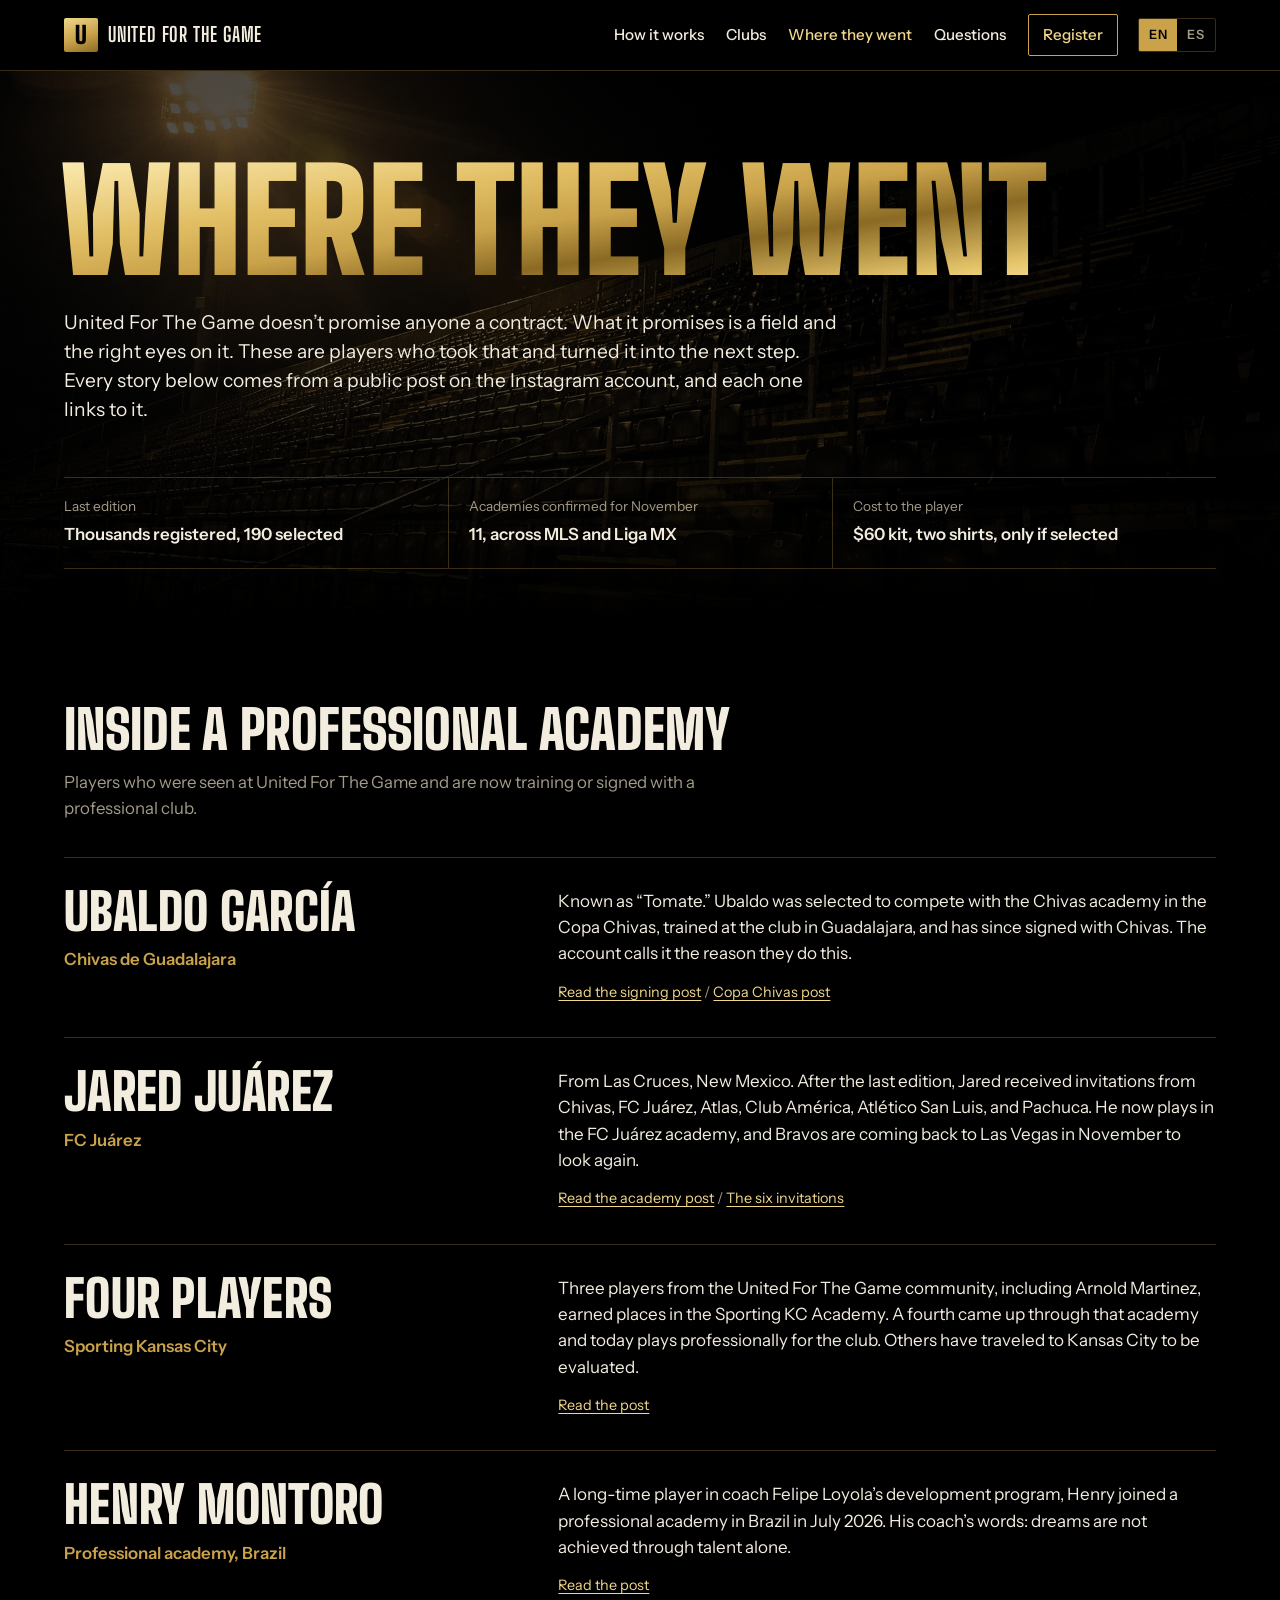
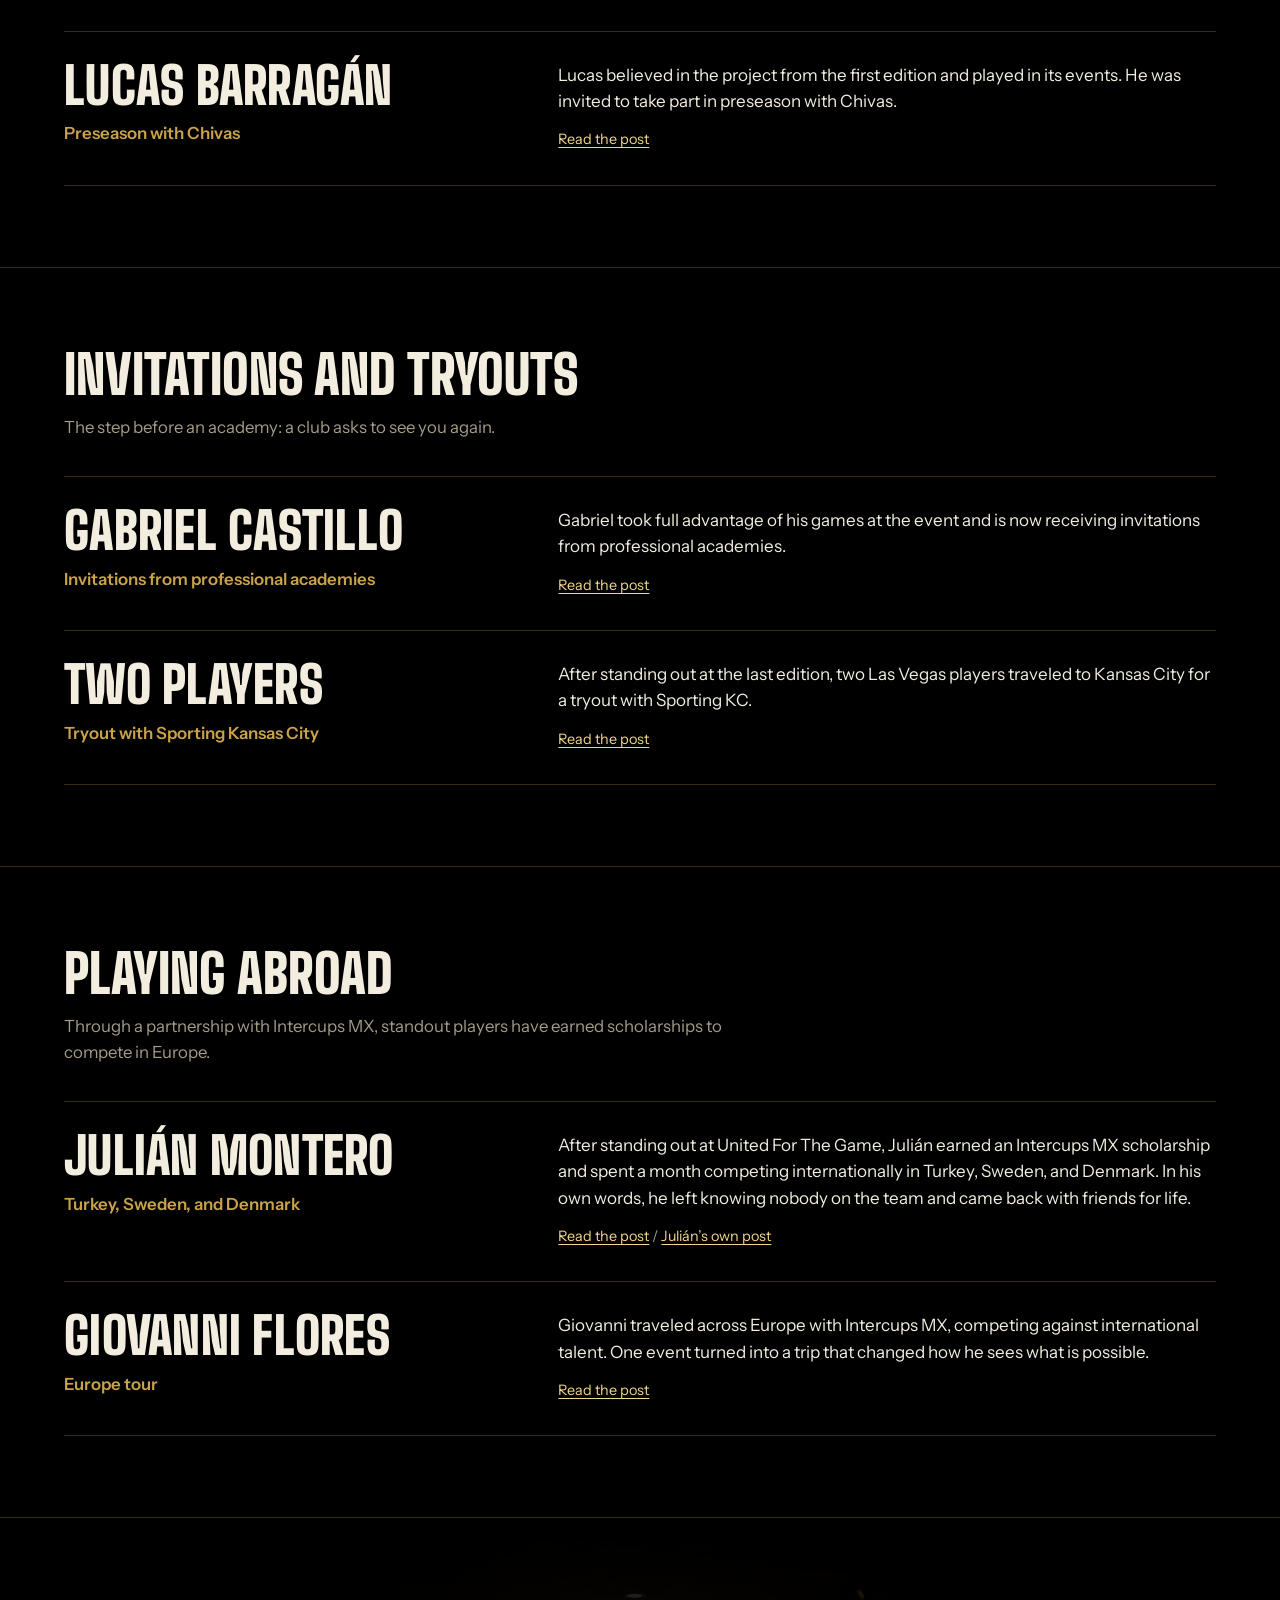
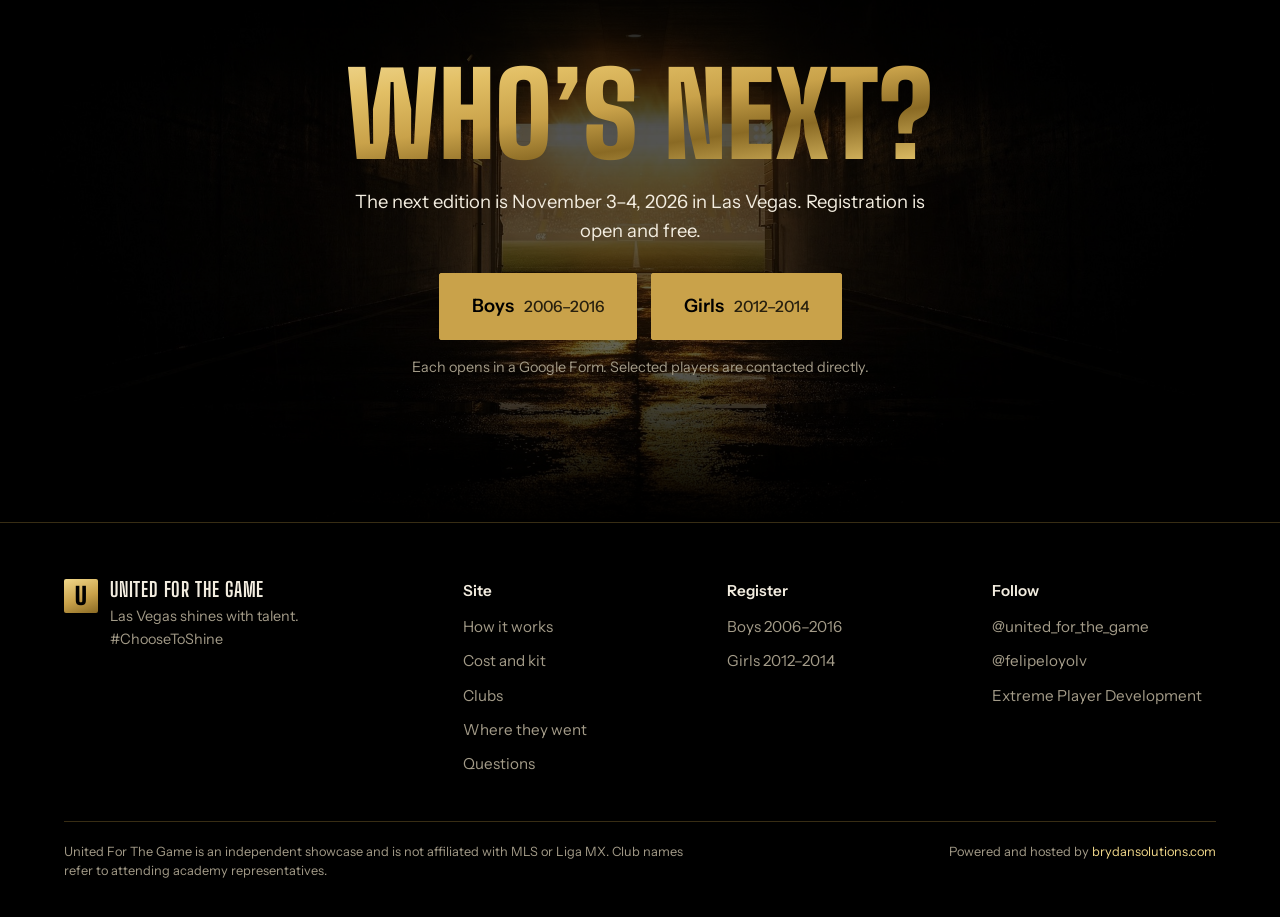
<file: public/success.html>
<!doctype html>
<html lang="en">
<head>
  <meta charset="utf-8">
  <meta name="viewport" content="width=device-width, initial-scale=1">
  <title>Where They Went</title>
  <meta name="description" content="Players who came through United For The Game and went on to professional academies, tryouts, and international football.">
  <link rel="canonical" href="https://www.united-for-the-game.com/success">
  <meta property="og:url" content="https://www.united-for-the-game.com/success">
  <meta property="og:title" content="Where They Went. United For The Game">
  <meta property="og:description" content="Chivas, FC Juárez, Sporting KC, Brazil, Europe. Players who earned it on the field in Las Vegas.">
  <link rel="preconnect" href="https://fonts.googleapis.com">
  <link rel="preconnect" href="https://fonts.gstatic.com" crossorigin>
  <link href="https://fonts.googleapis.com/css2?family=Big+Shoulders+Display:wght@700;900&family=Instrument+Sans:ital,wght@0,400;0,500;0,600;1,400&display=swap" rel="stylesheet">
  <link rel="stylesheet" href="styles.css">
  <link rel="icon" href="data:image/svg+xml,%3Csvg xmlns='http://www.w3.org/2000/svg' viewBox='0 0 32 32'%3E%3Crect width='32' height='32' fill='%23000'/%3E%3Ctext x='16' y='23' text-anchor='middle' font-family='Impact,Arial Black,sans-serif' font-weight='900' font-size='20' fill='%23c9a24a'%3EU%3C/text%3E%3C/svg%3E">
</head>
<body>

<a class="skip" href="#main" data-i18n="skip">Skip to content</a>

<header class="top">
  <a class="brand" href="index.html" aria-label="United For The Game, home">
    <span class="brand-mark">U</span>
    <span class="brand-name">United For The Game</span>
  </a>
  <nav class="nav" aria-label="Sections">
    <a href="index.html#how" data-i18n="nav.how">How it works</a>
    <a href="index.html#clubs" data-i18n="nav.clubs">Clubs</a>
    <a href="success.html" aria-current="page" data-i18n="nav.results">Where they went</a>
    <a href="index.html#faq" data-i18n="nav.faq">Questions</a>
    <a class="nav-cta" href="index.html#register" data-i18n="nav.register">Register</a>
  </nav>
  <div class="lang" role="group" aria-label="Language">
    <button type="button" data-lang="en" aria-pressed="true">EN</button>
    <button type="button" data-lang="es" aria-pressed="false">ES</button>
  </div>
</header>

<main id="main">

  <section class="results-hero">
    <h1 class="display gold-text" data-i18n="r.h">Where they went</h1>
    <p class="results-lede" data-i18n="r.lede">United For The Game doesn’t promise anyone a contract. What it promises is a field and the right eyes on it. These are players who took that and turned it into the next step. Every story below comes from a public post on the Instagram account, and each one links to it.</p>
    <dl class="facts results-facts">
      <div><dt data-i18n="r.f1">Last edition</dt><dd data-i18n="r.f1v">Thousands registered, 190 selected</dd></div>
      <div><dt data-i18n="r.f2">Academies confirmed for November</dt><dd data-i18n="r.f2v">11, across MLS and Liga MX</dd></div>
      <div><dt data-i18n="r.f3">Cost to the player</dt><dd data-i18n="r.f3v">$60 kit, two shirts, only if selected</dd></div>
    </dl>
  </section>

  <!-- ACADEMIES -->
  <section class="results-group">
    <h2 data-i18n="g1.h">Inside a professional academy</h2>
    <p data-i18n="g1.p">Players who were seen at United For The Game and are now training or signed with a professional club.</p>
    <ul class="ledger">
      <li>
        <div class="who-col">
          <p class="who">Ubaldo García</p>
          <p class="where">Chivas de Guadalajara</p>
        </div>
        <div class="what">
          <p data-i18n="p1">Known as “Tomate.” Ubaldo was selected to compete with the Chivas academy in the Copa Chivas, trained at the club in Guadalajara, and has since signed with Chivas. The account calls it the reason they do this.</p>
          <p class="src"><a href="https://www.instagram.com/p/DduP-taSd3_/" target="_blank" rel="noopener" data-i18n="src.signing">Read the signing post</a> <span aria-hidden="true">/</span> <a href="https://www.instagram.com/p/DbUBW7Ikqe0/" target="_blank" rel="noopener" data-i18n="src.copa">Copa Chivas post</a></p>
        </div>
      </li>
      <li>
        <div class="who-col">
          <p class="who">Jared Juárez</p>
          <p class="where">FC Juárez</p>
        </div>
        <div class="what">
          <p data-i18n="p2">From Las Cruces, New Mexico. After the last edition, Jared received invitations from Chivas, FC Juárez, Atlas, Club América, Atlético San Luis, and Pachuca. He now plays in the FC Juárez academy, and Bravos are coming back to Las Vegas in November to look again.</p>
          <p class="src"><a href="https://www.instagram.com/p/DdsIsxFGKmZ/" target="_blank" rel="noopener" data-i18n="src.academy">Read the academy post</a> <span aria-hidden="true">/</span> <a href="https://www.instagram.com/p/DXu8OyxDw6_/" target="_blank" rel="noopener" data-i18n="src.invites">The six invitations</a></p>
        </div>
      </li>
      <li>
        <div class="who-col">
          <p class="who" data-i18n="p3.who">Four players</p>
          <p class="where">Sporting Kansas City</p>
        </div>
        <div class="what">
          <p data-i18n="p3">Three players from the United For The Game community, including Arnold Martinez, earned places in the Sporting KC Academy. A fourth came up through that academy and today plays professionally for the club. Others have traveled to Kansas City to be evaluated.</p>
          <p class="src"><a href="https://www.instagram.com/p/Ddm5fsMjzZ3/" target="_blank" rel="noopener" data-i18n="src.post">Read the post</a></p>
        </div>
      </li>
      <li>
        <div class="who-col">
          <p class="who">Henry Montoro</p>
          <p class="where" data-i18n="p4.where">Professional academy, Brazil</p>
        </div>
        <div class="what">
          <p data-i18n="p4">A long-time player in coach Felipe Loyola’s development program, Henry joined a professional academy in Brazil in July 2026. His coach’s words: dreams are not achieved through talent alone.</p>
          <p class="src"><a href="https://www.instagram.com/p/DbEZfxSEv6I/" target="_blank" rel="noopener" data-i18n="src.post">Read the post</a></p>
        </div>
      </li>
      <li>
        <div class="who-col">
          <p class="who">Lucas Barragán</p>
          <p class="where" data-i18n="p5.where">Preseason with Chivas</p>
        </div>
        <div class="what">
          <p data-i18n="p5">Lucas believed in the project from the first edition and played in its events. He was invited to take part in preseason with Chivas.</p>
          <p class="src"><a href="https://www.instagram.com/p/DbB3Ur3khkq/" target="_blank" rel="noopener" data-i18n="src.post">Read the post</a></p>
        </div>
      </li>
    </ul>
  </section>

  <!-- INVITATIONS -->
  <section class="results-group">
    <h2 data-i18n="g2.h">Invitations and tryouts</h2>
    <p data-i18n="g2.p">The step before an academy: a club asks to see you again.</p>
    <ul class="ledger">
      <li>
        <div class="who-col">
          <p class="who">Gabriel Castillo</p>
          <p class="where" data-i18n="p6.where">Invitations from professional academies</p>
        </div>
        <div class="what">
          <p data-i18n="p6">Gabriel took full advantage of his games at the event and is now receiving invitations from professional academies.</p>
          <p class="src"><a href="https://www.instagram.com/p/DXuNX7Km9xC/" target="_blank" rel="noopener" data-i18n="src.post">Read the post</a></p>
        </div>
      </li>
      <li>
        <div class="who-col">
          <p class="who" data-i18n="p7.who">Two players</p>
          <p class="where" data-i18n="p7.where">Tryout with Sporting Kansas City</p>
        </div>
        <div class="what">
          <p data-i18n="p7">After standing out at the last edition, two Las Vegas players traveled to Kansas City for a tryout with Sporting KC.</p>
          <p class="src"><a href="https://www.instagram.com/p/DZ5kc9CPlna/" target="_blank" rel="noopener" data-i18n="src.post">Read the post</a></p>
        </div>
      </li>
    </ul>
  </section>

  <!-- ABROAD -->
  <section class="results-group">
    <h2 data-i18n="g3.h">Playing abroad</h2>
    <p data-i18n="g3.p">Through a partnership with Intercups MX, standout players have earned scholarships to compete in Europe.</p>
    <ul class="ledger">
      <li>
        <div class="who-col">
          <p class="who">Julián Montero</p>
          <p class="where" data-i18n="p8.where">Turkey, Sweden, and Denmark</p>
        </div>
        <div class="what">
          <p data-i18n="p8">After standing out at United For The Game, Julián earned an Intercups MX scholarship and spent a month competing internationally in Turkey, Sweden, and Denmark. In his own words, he left knowing nobody on the team and came back with friends for life.</p>
          <p class="src"><a href="https://www.instagram.com/p/DbWB5h0iU6f/" target="_blank" rel="noopener" data-i18n="src.post">Read the post</a> <span aria-hidden="true">/</span> <a href="https://www.instagram.com/p/DbFBgUHFHa0/" target="_blank" rel="noopener" data-i18n="src.own">Julián’s own post</a></p>
        </div>
      </li>
      <li>
        <div class="who-col">
          <p class="who">Giovanni Flores</p>
          <p class="where" data-i18n="p9.where">Europe tour</p>
        </div>
        <div class="what">
          <p data-i18n="p9">Giovanni traveled across Europe with Intercups MX, competing against international talent. One event turned into a trip that changed how he sees what is possible.</p>
          <p class="src"><a href="https://www.instagram.com/p/DbZFRsGEvK_/" target="_blank" rel="noopener" data-i18n="src.post">Read the post</a></p>
        </div>
      </li>
    </ul>
  </section>

  <section class="register">
    <h2 class="display" data-i18n="rc.h">Who’s next?</h2>
    <p data-i18n="rc.p">The next edition is November 3–4, 2026 in Las Vegas. Registration is open and free.</p>
    <div class="reg-choices">
      <a class="btn btn-gold btn-big" href="https://forms.gle/nyDRHo4Hr1bUpFBu7" target="_blank" rel="noopener"><span data-i18n="reg.boys">Boys</span> <span class="btn-sub">2006–2016</span></a>
      <a class="btn btn-gold btn-big" href="https://docs.google.com/forms/d/e/1FAIpQLSfdWi_WTfTcO3S3W0piuUCB4fBnPrTFHa3G9qvYtv4aIpq_Ag/viewform" target="_blank" rel="noopener"><span data-i18n="reg.girls">Girls</span> <span class="btn-sub">2012–2014</span></a>
    </div>
    <p class="register-note" data-i18n="rc.note">Each opens in a Google Form. Selected players are contacted directly.</p>
  </section>

</main>

<footer class="foot">
  <div class="foot-grid">
    <div class="foot-brand">
      <span class="brand-mark">U</span>
      <div>
        <p class="foot-name">United For The Game</p>
        <p class="foot-tag" data-i18n="foot.tag">Las Vegas shines with talent. #ChooseToShine</p>
      </div>
    </div>
    <nav class="foot-col" aria-label="Site">
      <p class="foot-h" data-i18n="foot.site">Site</p>
      <ul>
        <li><a href="index.html#how" data-i18n="nav.how">How it works</a></li>
        <li><a href="index.html#cost" data-i18n="foot.cost">Cost and kit</a></li>
        <li><a href="index.html#clubs" data-i18n="nav.clubs">Clubs</a></li>
        <li><a href="success.html" data-i18n="nav.results">Where they went</a></li>
        <li><a href="index.html#faq" data-i18n="nav.faq">Questions</a></li>
      </ul>
    </nav>
    <nav class="foot-col" aria-label="Register">
      <p class="foot-h" data-i18n="nav.register">Register</p>
      <ul>
        <li><a href="https://forms.gle/nyDRHo4Hr1bUpFBu7" target="_blank" rel="noopener"><span data-i18n="reg.boys">Boys</span> 2006–2016</a></li>
        <li><a href="https://docs.google.com/forms/d/e/1FAIpQLSfdWi_WTfTcO3S3W0piuUCB4fBnPrTFHa3G9qvYtv4aIpq_Ag/viewform" target="_blank" rel="noopener"><span data-i18n="reg.girls">Girls</span> 2012–2014</a></li>
      </ul>
    </nav>
    <nav class="foot-col" aria-label="Follow">
      <p class="foot-h" data-i18n="foot.follow">Follow</p>
      <ul>
        <li><a href="https://www.instagram.com/united_for_the_game/" target="_blank" rel="noopener">@united_for_the_game</a></li>
        <li><a href="https://www.instagram.com/felipeloyolv/" target="_blank" rel="noopener">@felipeloyolv</a></li>
        <li><a href="https://www.instagram.com/extreme_player_development/" target="_blank" rel="noopener">Extreme Player Development</a></li>
      </ul>
    </nav>
  </div>
  <div class="foot-bar">
    <p class="foot-legal" data-i18n="foot.legal">United For The Game is an independent showcase and is not affiliated with MLS or Liga MX. Club names refer to attending academy representatives.</p>
    <p class="foot-credit"><span data-i18n="foot.credit">Powered and hosted by</span> <a href="https://brydansolutions.com" target="_blank" rel="noopener">brydansolutions.com</a></p>
  </div>
</footer>

<script src="success-es.js"></script>
<script src="script.js"></script>
</body>
</html>
</file>
<file: styles.css>
/* United For The Game — site styles
   Palette: true black, metallic gold, one red for urgency. */

:root {
  --black: #000000;
  --coal: #141210;
  --ink: #f3ede0;
  --muted: #a39b88;
  --line: rgba(201, 162, 74, 0.28);
  --gold: #c9a24a;
  --gold-light: #f0d78a;
  --gold-deep: #8a6a24;
  --red: #c8102e;

  --display: "Big Shoulders Display", Impact, "Arial Narrow", sans-serif;
  --body: "Instrument Sans", "Helvetica Neue", Arial, sans-serif;

  --gutter: clamp(16px, 5vw, 72px);
  --measure: 62ch;
}

*, *::before, *::after { box-sizing: border-box; }

html { scroll-behavior: smooth; }
@media (prefers-reduced-motion: reduce) {
  html { scroll-behavior: auto; }
  *, *::before, *::after { animation: none !important; transition: none !important; }
}

body {
  margin: 0;
  background: var(--black);
  color: var(--ink);
  font-family: var(--body);
  font-size: 1.0625rem;
  line-height: 1.55;
  -webkit-font-smoothing: antialiased;
}

h1, h2, h3 { margin: 0; }
p { margin: 0; }
a { color: inherit; }
a:focus-visible, button:focus-visible, summary:focus-visible {
  outline: 2px solid var(--gold-light);
  outline-offset: 3px;
}

.skip {
  position: absolute; left: -999px; top: 8px;
  background: var(--gold); color: var(--black);
  padding: 8px 12px; z-index: 100; text-decoration: none;
}
.skip:focus { left: 8px; }

/* Display type ---------------------------------------------------- */
.display {
  font-family: var(--display);
  font-weight: 900;
  text-transform: uppercase;
  line-height: 0.92;
  letter-spacing: 0.005em;
  font-size: clamp(2.6rem, 6.5vw, 5.2rem);
  color: var(--ink);
}

.gold-text,
.wordmark .wm-line {
  background: linear-gradient(172deg, #fbeab0 0%, #e2bf65 28%, #c9a24a 46%, #8a6a24 62%, #e6c66c 84%, #fff2c4 100%);
  -webkit-background-clip: text;
  background-clip: text;
  color: transparent;
}

/* Header ------------------------------------------------------------ */
.top {
  position: sticky; top: 0; z-index: 20;
  display: grid;
  grid-template-columns: 1fr auto auto;
  align-items: center;
  gap: 20px;
  padding: 14px var(--gutter);
  background: rgba(0, 0, 0, 0.86);
  backdrop-filter: blur(8px);
  border-bottom: 1px solid var(--line);
}
.brand { display: inline-flex; align-items: center; gap: 10px; text-decoration: none; }
.brand-mark {
  display: inline-grid; place-items: center;
  width: 34px; height: 34px;
  font-family: var(--display); font-weight: 900; font-size: 1.5rem; line-height: 1;
  color: var(--black);
  background: linear-gradient(160deg, #f0d78a, #c9a24a 55%, #8a6a24);
  border-radius: 2px;
}
.brand-name {
  font-family: var(--display); font-weight: 700; text-transform: uppercase;
  font-size: 1.25rem; letter-spacing: 0.04em; white-space: nowrap;
}
@media (max-width: 360px) { .brand-name { display: none; } }
.nav { display: flex; gap: 22px; align-items: center; }
.nav a { text-decoration: none; font-weight: 500; font-size: 0.95rem; color: var(--ink); }
.nav a:hover { color: var(--gold-light); }
.nav-cta {
  padding: 8px 14px;
  border: 1px solid var(--gold);
  color: var(--gold-light) !important;
  border-radius: 2px;
}
.nav-cta:hover { background: var(--gold); color: var(--black) !important; }

.lang { display: inline-flex; border: 1px solid var(--line); border-radius: 2px; overflow: hidden; }
.lang button {
  appearance: none; border: 0; background: transparent; color: var(--muted);
  font: inherit; font-size: 0.8rem; font-weight: 600; letter-spacing: 0.06em;
  padding: 6px 10px; cursor: pointer;
}
.lang button[aria-pressed="true"] { background: var(--gold); color: var(--black); }

@media (max-width: 720px) {
  .top { grid-template-columns: 1fr auto; }
  .nav { display: none; }
}

/* Hero -------------------------------------------------------------- */
.hero {
  position: relative;
  padding: clamp(56px, 10vh, 120px) var(--gutter) 0;
  overflow: hidden;
}
/* Pitch line: the only decoration on the page. Two faint touchline strokes
   framing the wordmark like a stadium seen from the stands. */
.hero::before {
  content: "";
  position: absolute; inset: 0;
  background:
    linear-gradient(to right, transparent calc(var(--gutter) - 1px), var(--line) var(--gutter), transparent calc(var(--gutter) + 1px)),
    linear-gradient(to left, transparent calc(var(--gutter) - 1px), var(--line) var(--gutter), transparent calc(var(--gutter) + 1px));
  pointer-events: none;
}
.hero-edition {
  font-family: var(--display); font-weight: 700; text-transform: uppercase;
  letter-spacing: 0.12em; font-size: 0.95rem; color: var(--gold);
  margin-bottom: 18px;
}
.wordmark {
  display: grid;
  font-family: var(--display);
  font-weight: 900;
  text-transform: uppercase;
  line-height: 0.82;
  letter-spacing: -0.005em;
  margin-left: -0.04em;
}
.wm-united { font-size: clamp(5.4rem, 27vw, 19rem); }
.wm-for   { font-size: clamp(2.6rem, 12.95vw, 9.1rem); letter-spacing: 0.01em; }
.hero-tag {
  margin-top: 22px;
  font-family: var(--display); font-weight: 700; text-transform: uppercase;
  letter-spacing: 0.22em; font-size: clamp(0.9rem, 1.6vw, 1.2rem);
  color: var(--ink);
}

.hero-body {
  display: grid;
  grid-template-columns: minmax(0, 56ch) auto;
  gap: 28px 48px;
  align-items: end;
  margin-top: clamp(40px, 7vh, 80px);
}
.hero-lede { font-size: clamp(1.1rem, 1.7vw, 1.35rem); line-height: 1.45; color: var(--ink); }
.hero-actions { display: flex; flex-wrap: wrap; gap: 12px; }

.btn {
  display: inline-block;
  padding: 14px 22px;
  font-weight: 600; font-size: 1rem;
  text-decoration: none;
  border-radius: 2px;
  border: 1px solid transparent;
  transition: background-color 120ms ease, color 120ms ease;
}
.btn-gold { background: var(--gold); color: var(--black); border-color: var(--gold); }
.btn-gold:hover { background: var(--gold-light); border-color: var(--gold-light); }
.btn-line { border-color: var(--gold); color: var(--gold-light); }
.btn-line:hover { background: rgba(201,162,74,0.12); }
.btn-big { padding: 18px 32px; font-size: 1.15rem; }

.facts {
  display: grid;
  grid-template-columns: repeat(4, 1fr);
  margin: clamp(48px, 8vh, 96px) 0 0;
  border-top: 1px solid var(--line);
  border-bottom: 1px solid var(--line);
}
.facts > div { padding: 18px 20px 20px 0; }
.facts > div + div { padding-left: 20px; border-left: 1px solid var(--line); }
.facts dt { font-size: 0.85rem; color: var(--muted); margin-bottom: 4px; }
.facts dd { margin: 0; font-weight: 600; font-size: 1.05rem; }

@media (max-width: 860px) {
  .hero-body { grid-template-columns: 1fr; }
  .facts { grid-template-columns: 1fr 1fr; }
  .facts > div { padding: 16px 16px 16px 0; }
  .facts > div:nth-child(odd) { border-left: 0; padding-left: 0; }
  .facts > div:nth-child(n+3) { border-top: 1px solid var(--line); }
}
@media (max-width: 460px) {
  .facts { grid-template-columns: 1fr; }
  .facts > div { padding-left: 0 !important; border-left: 0 !important; }
  .facts > div + div { border-top: 1px solid var(--line); }
}

/* Mission ----------------------------------------------------------- */
.mission { padding: clamp(72px, 12vh, 140px) var(--gutter); }
.mission-inner {
  display: grid;
  grid-template-columns: minmax(0, 1fr) minmax(0, var(--measure));
  gap: 40px 64px;
  align-items: start;
}
.mission-text p + p { margin-top: 1.1em; }
.mission-text { font-size: 1.125rem; }
.mission-motto {
  margin-top: 1.6em !important;
  font-family: var(--display); font-weight: 900; text-transform: uppercase;
  font-size: clamp(1.8rem, 3.6vw, 2.8rem); line-height: 1;
  color: var(--gold);
}
@media (max-width: 860px) { .mission-inner { grid-template-columns: 1fr; } }

/* How it works ------------------------------------------------------ */
.how {
  padding: clamp(72px, 12vh, 140px) var(--gutter);
  border-top: 1px solid var(--line);
}
.how-head { max-width: var(--measure); margin-bottom: 48px; }
.how-head p { margin-top: 16px; color: var(--muted); font-size: 1.1rem; }

.steps {
  list-style: none; margin: 0; padding: 0;
  display: grid;
  grid-template-columns: repeat(2, minmax(0, 1fr));
  gap: 0;
  border-top: 1px solid var(--line);
  border-left: 1px solid var(--line);
}
.step {
  display: grid;
  grid-template-columns: auto 1fr;
  gap: 20px;
  padding: 28px 28px 32px 24px;
  border-right: 1px solid var(--line);
  border-bottom: 1px solid var(--line);
}
.step-n {
  display: grid; place-items: center;
  width: 44px; height: 52px;
  font-family: var(--display); font-weight: 900; font-size: 2.4rem; line-height: 1;
  color: var(--black);
  background: linear-gradient(160deg, #f0d78a, #c9a24a 55%, #8a6a24);
  clip-path: polygon(0 0, 100% 0, 100% 85%, 50% 100%, 0 85%);
}
.step h3 {
  font-family: var(--display); font-weight: 700; text-transform: uppercase;
  font-size: 1.7rem; line-height: 1; letter-spacing: 0.02em;
  margin-bottom: 10px;
}
.step-date {
  display: inline-block;
  margin-left: 8px;
  font-family: var(--body); font-weight: 600; text-transform: none; letter-spacing: 0;
  font-size: 0.85rem; color: var(--red);
  border: 1px solid var(--red); padding: 2px 7px; vertical-align: 3px; border-radius: 2px;
}
.step p { color: var(--ink); }
@media (max-width: 760px) { .steps { grid-template-columns: 1fr; } }

.promises {
  margin-top: 56px;
  max-width: 72ch;
}
.promises h3 {
  font-family: var(--display); font-weight: 700; text-transform: uppercase;
  font-size: 1.6rem; letter-spacing: 0.02em; margin-bottom: 18px;
}
.promises ul { margin: 0; padding: 0; list-style: none; }
.promises li {
  padding: 14px 0 14px 22px;
  border-top: 1px solid var(--line);
  position: relative;
}
.promises li:last-child { border-bottom: 1px solid var(--line); }
.promises li::before {
  content: ""; position: absolute; left: 0; top: 24px;
  width: 8px; height: 8px; background: var(--gold); transform: rotate(45deg);
}

/* Clubs ------------------------------------------------------------- */
.clubs {
  padding: clamp(72px, 12vh, 140px) var(--gutter);
  border-top: 1px solid var(--line);
  background: var(--coal);
}
.clubs-head { max-width: var(--measure); margin-bottom: 40px; }
.clubs-head p { margin-top: 16px; color: var(--muted); font-size: 1.1rem; }
.club-list {
  list-style: none; margin: 0; padding: 0;
  columns: 2; column-gap: 48px;
}
.club-list li {
  break-inside: avoid;
  display: flex; justify-content: space-between; align-items: baseline; gap: 16px;
  padding: 14px 0;
  border-bottom: 1px solid var(--line);
}
.club {
  font-family: var(--display); font-weight: 700; text-transform: uppercase;
  font-size: clamp(1.5rem, 2.6vw, 2.2rem); line-height: 1; letter-spacing: 0.02em;
}
.league { font-size: 0.85rem; color: var(--gold); font-weight: 600; white-space: nowrap; }
@media (max-width: 640px) { .club-list { columns: 1; } }

/* Story ------------------------------------------------------------- */
.story {
  padding: clamp(72px, 12vh, 140px) var(--gutter);
  border-top: 1px solid var(--line);
}
.story blockquote { margin: 0; max-width: 46ch; }
.story p {
  font-family: var(--display); font-weight: 700; text-transform: uppercase;
  font-size: clamp(1.9rem, 4.2vw, 3.4rem); line-height: 1.02; letter-spacing: 0.01em;
}
.story footer {
  margin-top: 22px; font-weight: 600; color: var(--gold);
}

/* New this year ----------------------------------------------------- */
.new {
  padding: clamp(72px, 12vh, 140px) var(--gutter);
  border-top: 1px solid var(--line);
  background: var(--coal);
}
.new-inner { max-width: var(--measure); }
.new p { margin: 18px 0 26px; font-size: 1.1rem; }
.new .display { color: var(--red); }

/* FAQ --------------------------------------------------------------- */
.faq {
  padding: clamp(72px, 12vh, 140px) var(--gutter);
  border-top: 1px solid var(--line);
  display: grid;
  grid-template-columns: minmax(0, 1fr) minmax(0, 68ch);
  gap: 32px 64px;
  align-items: start;
}
.faq-list details { border-top: 1px solid var(--line); }
.faq-list details:last-child { border-bottom: 1px solid var(--line); }
.faq-list summary {
  cursor: pointer; list-style: none;
  padding: 18px 40px 18px 0;
  font-weight: 600; font-size: 1.1rem;
  position: relative;
}
.faq-list summary::-webkit-details-marker { display: none; }
.faq-list summary::after {
  content: "+"; position: absolute; right: 4px; top: 50%;
  transform: translateY(-50%);
  font-family: var(--display); font-weight: 700; font-size: 1.8rem; color: var(--gold);
}
.faq-list details[open] summary::after { content: "–"; }
.faq-list details p { padding: 0 0 20px; color: var(--ink); max-width: 62ch; }
@media (max-width: 860px) { .faq { grid-template-columns: 1fr; } }

/* Register ---------------------------------------------------------- */
.register {
  padding: clamp(88px, 16vh, 180px) var(--gutter);
  border-top: 1px solid var(--line);
  text-align: center;
}
.register .display {
  font-size: clamp(3rem, 9vw, 7.5rem);
  background: linear-gradient(172deg, #fbeab0 0%, #e2bf65 28%, #c9a24a 46%, #8a6a24 62%, #e6c66c 84%, #fff2c4 100%);
  -webkit-background-clip: text; background-clip: text; color: transparent;
}
.register p { margin: 20px auto 28px; max-width: 48ch; font-size: 1.15rem; }
.register-note { font-size: 0.9rem !important; color: var(--muted); margin: 16px auto 0 !important; }

/* Footer ------------------------------------------------------------ */
.foot {
  padding: 40px var(--gutter) 48px;
  border-top: 1px solid var(--line);
  display: grid;
  grid-template-columns: 1fr auto;
  gap: 24px 48px;
  align-items: start;
}
.foot-brand { display: flex; gap: 12px; align-items: center; }
.foot-name {
  font-family: var(--display); font-weight: 700; text-transform: uppercase;
  font-size: 1.25rem; letter-spacing: 0.04em; line-height: 1;
}
.foot-tag { color: var(--muted); font-size: 0.9rem; margin-top: 4px; }
.foot-links { list-style: none; margin: 0; padding: 0; display: grid; gap: 6px; text-align: right; }
.foot-links a { color: var(--gold-light); text-decoration: none; font-size: 0.95rem; }
.foot-links a:hover { text-decoration: underline; }
.foot-legal { grid-column: 1 / -1; font-size: 0.8rem; color: var(--muted); max-width: 80ch; }
@media (max-width: 640px) {
  .foot { grid-template-columns: 1fr; }
  .foot-links { text-align: left; }
}
</file>
<file: public/styles.css>
/* United For The Game — site styles
   Palette: true black, metallic gold, one red for urgency. */

:root {
  --black: #000000;
  --coal: #141210;
  --ink: #f3ede0;
  --muted: #a39b88;
  --line: rgba(201, 162, 74, 0.28);
  --gold: #c9a24a;
  --gold-light: #f0d78a;
  --gold-deep: #8a6a24;
  --red: #c8102e;

  --display: "Big Shoulders Display", Impact, "Arial Narrow", sans-serif;
  --body: "Instrument Sans", "Helvetica Neue", Arial, sans-serif;

  --gutter: clamp(16px, 5vw, 72px);
  --measure: 62ch;
}

*, *::before, *::after { box-sizing: border-box; }

html { scroll-behavior: smooth; }
@media (prefers-reduced-motion: reduce) {
  html { scroll-behavior: auto; }
  *, *::before, *::after { animation: none !important; transition: none !important; }
}

body {
  margin: 0;
  background: var(--black);
  color: var(--ink);
  font-family: var(--body);
  font-size: 1.0625rem;
  line-height: 1.55;
  -webkit-font-smoothing: antialiased;
}

h1, h2, h3 { margin: 0; }
p { margin: 0; }
a { color: inherit; }
a:focus-visible, button:focus-visible, summary:focus-visible {
  outline: 2px solid var(--gold-light);
  outline-offset: 3px;
}

.skip {
  position: absolute; left: -999px; top: 8px;
  background: var(--gold); color: var(--black);
  padding: 8px 12px; z-index: 100; text-decoration: none;
}
.skip:focus { left: 8px; }

/* Display type ---------------------------------------------------- */
.display {
  font-family: var(--display);
  font-weight: 900;
  text-transform: uppercase;
  line-height: 0.92;
  letter-spacing: 0.005em;
  font-size: clamp(2.6rem, 6.5vw, 5.2rem);
  color: var(--ink);
}

.gold-text,
.wordmark .wm-line {
  background: linear-gradient(172deg, #fbeab0 0%, #e2bf65 28%, #c9a24a 46%, #8a6a24 62%, #e6c66c 84%, #fff2c4 100%);
  -webkit-background-clip: text;
  background-clip: text;
  color: transparent;
}

/* Header ------------------------------------------------------------ */
.top {
  position: sticky; top: 0; z-index: 20;
  display: grid;
  grid-template-columns: 1fr auto auto;
  align-items: center;
  gap: 20px;
  padding: 14px var(--gutter);
  background: rgba(0, 0, 0, 0.86);
  backdrop-filter: blur(8px);
  border-bottom: 1px solid var(--line);
}
.brand { display: inline-flex; align-items: center; gap: 10px; text-decoration: none; }
.brand-mark {
  display: inline-grid; place-items: center;
  width: 34px; height: 34px;
  font-family: var(--display); font-weight: 900; font-size: 1.5rem; line-height: 1;
  color: var(--black);
  background: linear-gradient(160deg, #f0d78a, #c9a24a 55%, #8a6a24);
  border-radius: 2px;
}
.brand-name {
  font-family: var(--display); font-weight: 700; text-transform: uppercase;
  font-size: 1.25rem; letter-spacing: 0.04em; white-space: nowrap;
}
@media (max-width: 360px) { .brand-name { display: none; } }
.nav { display: flex; gap: 22px; align-items: center; }
.nav a { text-decoration: none; font-weight: 500; font-size: 0.95rem; color: var(--ink); }
.nav a:hover { color: var(--gold-light); }
.nav-cta {
  padding: 8px 14px;
  border: 1px solid var(--gold);
  color: var(--gold-light) !important;
  border-radius: 2px;
}
.nav-cta:hover { background: var(--gold); color: var(--black) !important; }

.lang { display: inline-flex; border: 1px solid var(--line); border-radius: 2px; overflow: hidden; }
.lang button {
  appearance: none; border: 0; background: transparent; color: var(--muted);
  font: inherit; font-size: 0.8rem; font-weight: 600; letter-spacing: 0.06em;
  padding: 6px 10px; cursor: pointer;
}
.lang button[aria-pressed="true"] { background: var(--gold); color: var(--black); }

@media (max-width: 720px) {
  .top { grid-template-columns: 1fr auto; }
  .nav { display: none; }
}

/* Hero -------------------------------------------------------------- */
.hero {
  position: relative;
  padding: clamp(56px, 10vh, 120px) var(--gutter) 0;
  overflow: hidden;
}
/* Pitch line: the only decoration on the page. Two faint touchline strokes
   framing the wordmark like a stadium seen from the stands. */
.hero::before {
  content: "";
  position: absolute; inset: 0;
  background:
    linear-gradient(to right, transparent calc(var(--gutter) - 1px), var(--line) var(--gutter), transparent calc(var(--gutter) + 1px)),
    linear-gradient(to left, transparent calc(var(--gutter) - 1px), var(--line) var(--gutter), transparent calc(var(--gutter) + 1px));
  pointer-events: none;
}
.hero-edition {
  font-family: var(--display); font-weight: 700; text-transform: uppercase;
  letter-spacing: 0.12em; font-size: 0.95rem; color: var(--gold);
  margin-bottom: 18px;
}
.wordmark {
  display: grid;
  font-family: var(--display);
  font-weight: 900;
  text-transform: uppercase;
  line-height: 0.82;
  letter-spacing: -0.005em;
  margin-left: -0.04em;
}
.wm-united { font-size: clamp(5.4rem, 27vw, 19rem); }
.wm-for   { font-size: clamp(2.6rem, 12.95vw, 9.1rem); letter-spacing: 0.01em; }
.hero-tag {
  margin-top: 22px;
  font-family: var(--display); font-weight: 700; text-transform: uppercase;
  letter-spacing: 0.22em; font-size: clamp(0.9rem, 1.6vw, 1.2rem);
  color: var(--ink);
}

.hero-body {
  display: grid;
  grid-template-columns: minmax(0, 56ch) auto;
  gap: 28px 48px;
  align-items: end;
  margin-top: clamp(40px, 7vh, 80px);
}
.hero-lede { font-size: clamp(1.1rem, 1.7vw, 1.35rem); line-height: 1.45; color: var(--ink); }
.hero-actions { display: flex; flex-wrap: wrap; gap: 12px; }

.btn {
  display: inline-block;
  padding: 14px 22px;
  font-weight: 600; font-size: 1rem;
  text-decoration: none;
  border-radius: 2px;
  border: 1px solid transparent;
  transition: background-color 120ms ease, color 120ms ease;
}
.btn-gold { background: var(--gold); color: var(--black); border-color: var(--gold); }
.btn-gold:hover { background: var(--gold-light); border-color: var(--gold-light); }
.btn-line { border-color: var(--gold); color: var(--gold-light); }
.btn-line:hover { background: rgba(201,162,74,0.12); }
.btn-big { padding: 18px 32px; font-size: 1.15rem; }

.facts {
  display: grid;
  grid-template-columns: repeat(4, 1fr);
  margin: clamp(48px, 8vh, 96px) 0 0;
  border-top: 1px solid var(--line);
  border-bottom: 1px solid var(--line);
}
.facts > div { padding: 18px 20px 20px 0; }
.facts > div + div { padding-left: 20px; border-left: 1px solid var(--line); }
.facts dt { font-size: 0.85rem; color: var(--muted); margin-bottom: 4px; }
.facts dd { margin: 0; font-weight: 600; font-size: 1.05rem; }

@media (max-width: 860px) {
  .hero-body { grid-template-columns: 1fr; }
  .facts { grid-template-columns: 1fr 1fr; }
  .facts > div { padding: 16px 16px 16px 0; }
  .facts > div:nth-child(odd) { border-left: 0; padding-left: 0; }
  .facts > div:nth-child(n+3) { border-top: 1px solid var(--line); }
}
@media (max-width: 460px) {
  .facts { grid-template-columns: 1fr; }
  .facts > div { padding-left: 0 !important; border-left: 0 !important; }
  .facts > div + div { border-top: 1px solid var(--line); }
}

/* Mission ----------------------------------------------------------- */
.mission { padding: clamp(72px, 12vh, 140px) var(--gutter); }
.mission-inner {
  display: grid;
  grid-template-columns: minmax(0, 1fr) minmax(0, var(--measure));
  gap: 40px 64px;
  align-items: start;
}
.mission-text p + p { margin-top: 1.1em; }
.mission-text { font-size: 1.125rem; }
.mission-motto {
  margin-top: 1.6em !important;
  font-family: var(--display); font-weight: 900; text-transform: uppercase;
  font-size: clamp(1.8rem, 3.6vw, 2.8rem); line-height: 1;
  color: var(--gold);
}
@media (max-width: 860px) { .mission-inner { grid-template-columns: 1fr; } }

/* How it works ------------------------------------------------------ */
.how {
  padding: clamp(72px, 12vh, 140px) var(--gutter);
  border-top: 1px solid var(--line);
}
.how-head { max-width: var(--measure); margin-bottom: 48px; }
.how-head p { margin-top: 16px; color: var(--muted); font-size: 1.1rem; }

.steps {
  list-style: none; margin: 0; padding: 0;
  display: grid;
  grid-template-columns: repeat(2, minmax(0, 1fr));
  gap: 0;
  border-top: 1px solid var(--line);
  border-left: 1px solid var(--line);
}
.step {
  display: grid;
  grid-template-columns: auto 1fr;
  gap: 20px;
  padding: 28px 28px 32px 24px;
  border-right: 1px solid var(--line);
  border-bottom: 1px solid var(--line);
}
.step-n {
  display: grid; place-items: center;
  width: 44px; height: 52px;
  font-family: var(--display); font-weight: 900; font-size: 2.4rem; line-height: 1;
  color: var(--black);
  background: linear-gradient(160deg, #f0d78a, #c9a24a 55%, #8a6a24);
  clip-path: polygon(0 0, 100% 0, 100% 85%, 50% 100%, 0 85%);
}
.step h3 {
  font-family: var(--display); font-weight: 700; text-transform: uppercase;
  font-size: 1.7rem; line-height: 1; letter-spacing: 0.02em;
  margin-bottom: 10px;
}
.step-date {
  display: inline-block;
  margin-left: 8px;
  font-family: var(--body); font-weight: 600; text-transform: none; letter-spacing: 0;
  font-size: 0.85rem; color: var(--red);
  border: 1px solid var(--red); padding: 2px 7px; vertical-align: 3px; border-radius: 2px;
}
.step p { color: var(--ink); }
@media (max-width: 760px) { .steps { grid-template-columns: 1fr; } }

.promises {
  margin-top: 56px;
  max-width: 72ch;
}
.promises h3 {
  font-family: var(--display); font-weight: 700; text-transform: uppercase;
  font-size: 1.6rem; letter-spacing: 0.02em; margin-bottom: 18px;
}
.promises ul { margin: 0; padding: 0; list-style: none; }
.promises li {
  padding: 14px 0 14px 22px;
  border-top: 1px solid var(--line);
  position: relative;
}
.promises li:last-child { border-bottom: 1px solid var(--line); }
.promises li::before {
  content: ""; position: absolute; left: 0; top: 24px;
  width: 8px; height: 8px; background: var(--gold); transform: rotate(45deg);
}

/* Clubs ------------------------------------------------------------- */
.clubs {
  padding: clamp(72px, 12vh, 140px) var(--gutter);
  border-top: 1px solid var(--line);
  background: var(--coal);
}
.clubs-head { max-width: var(--measure); margin-bottom: 40px; }
.clubs-head p { margin-top: 16px; color: var(--muted); font-size: 1.1rem; }
.club-list {
  list-style: none; margin: 0; padding: 0;
  columns: 2; column-gap: 48px;
}
.club-list li {
  break-inside: avoid;
  display: flex; justify-content: space-between; align-items: baseline; gap: 16px;
  padding: 14px 0;
  border-bottom: 1px solid var(--line);
}
.club {
  font-family: var(--display); font-weight: 700; text-transform: uppercase;
  font-size: clamp(1.5rem, 2.6vw, 2.2rem); line-height: 1; letter-spacing: 0.02em;
}
.league { font-size: 0.85rem; color: var(--gold); font-weight: 600; white-space: nowrap; }
@media (max-width: 640px) { .club-list { columns: 1; } }

/* Story ------------------------------------------------------------- */
.story {
  padding: clamp(72px, 12vh, 140px) var(--gutter);
  border-top: 1px solid var(--line);
}
.story blockquote { margin: 0; max-width: 46ch; }
.story p {
  font-family: var(--display); font-weight: 700; text-transform: uppercase;
  font-size: clamp(1.9rem, 4.2vw, 3.4rem); line-height: 1.02; letter-spacing: 0.01em;
}
.story footer {
  margin-top: 22px; font-weight: 600; color: var(--gold);
}

/* New this year ----------------------------------------------------- */
.new {
  padding: clamp(72px, 12vh, 140px) var(--gutter);
  border-top: 1px solid var(--line);
  background: var(--coal);
}
.new-inner { max-width: var(--measure); }
.new p { margin: 18px 0 26px; font-size: 1.1rem; }
.new .display { color: var(--red); }

/* FAQ --------------------------------------------------------------- */
.faq {
  padding: clamp(72px, 12vh, 140px) var(--gutter);
  border-top: 1px solid var(--line);
  display: grid;
  grid-template-columns: minmax(0, 1fr) minmax(0, 68ch);
  gap: 32px 64px;
  align-items: start;
}
.faq-list details { border-top: 1px solid var(--line); }
.faq-list details:last-child { border-bottom: 1px solid var(--line); }
.faq-list summary {
  cursor: pointer; list-style: none;
  padding: 18px 40px 18px 0;
  font-weight: 600; font-size: 1.1rem;
  position: relative;
}
.faq-list summary::-webkit-details-marker { display: none; }
.faq-list summary::after {
  content: "+"; position: absolute; right: 4px; top: 50%;
  transform: translateY(-50%);
  font-family: var(--display); font-weight: 700; font-size: 1.8rem; color: var(--gold);
}
.faq-list details[open] summary::after { content: "–"; }
.faq-list details p { padding: 0 0 20px; color: var(--ink); max-width: 62ch; }
@media (max-width: 860px) { .faq { grid-template-columns: 1fr; } }

/* Register ---------------------------------------------------------- */
.register {
  padding: clamp(88px, 16vh, 180px) var(--gutter);
  border-top: 1px solid var(--line);
  text-align: center;
}
.register .display {
  font-size: clamp(3rem, 9vw, 7.5rem);
  background: linear-gradient(172deg, #fbeab0 0%, #e2bf65 28%, #c9a24a 46%, #8a6a24 62%, #e6c66c 84%, #fff2c4 100%);
  -webkit-background-clip: text; background-clip: text; color: transparent;
}
.register p { margin: 20px auto 28px; max-width: 48ch; font-size: 1.15rem; }
.register-note { font-size: 0.9rem !important; color: var(--muted); margin: 16px auto 0 !important; }

/* Footer ------------------------------------------------------------ */
.foot {
  padding: 56px var(--gutter) 36px;
  border-top: 1px solid var(--line);
}
.foot-grid {
  display: grid;
  grid-template-columns: minmax(0, 1.6fr) repeat(3, minmax(0, 1fr));
  gap: 32px 40px;
  align-items: start;
}
.foot-brand { display: flex; gap: 12px; align-items: flex-start; }
.foot-name {
  font-family: var(--display); font-weight: 700; text-transform: uppercase;
  font-size: 1.25rem; letter-spacing: 0.04em; line-height: 1;
}
.foot-tag { color: var(--muted); font-size: 0.9rem; margin-top: 6px; max-width: 28ch; }
.foot-h { font-weight: 600; font-size: 0.95rem; margin-bottom: 10px; }
.foot-col ul { list-style: none; margin: 0; padding: 0; display: grid; gap: 8px; }
.foot-col a { color: var(--muted); text-decoration: none; font-size: 0.95rem; }
.foot-col a:hover { color: var(--gold-light); }
.foot-bar {
  margin-top: 44px; padding-top: 20px;
  border-top: 1px solid var(--line);
  display: flex; justify-content: space-between; gap: 24px 48px; flex-wrap: wrap;
}
.foot-legal { font-size: 0.8rem; color: var(--muted); max-width: 70ch; margin: 0; }
.foot-credit { font-size: 0.8rem; color: var(--muted); margin: 0; white-space: nowrap; }
.foot-credit a { color: var(--gold-light); text-decoration: none; }
.foot-credit a:hover { text-decoration: underline; }
@media (max-width: 900px) {
  .foot-grid { grid-template-columns: 1fr 1fr; }
  .foot-brand { grid-column: 1 / -1; }
}
@media (max-width: 480px) {
  .foot-grid { grid-template-columns: 1fr; }
}

/* Where they went (success.html) ----------------------------------- */
.nav a[aria-current="page"] { color: var(--gold-light); }

.results-hero {
  padding: clamp(56px, 10vh, 120px) var(--gutter) 0;
}
.results-hero .display {
  font-size: clamp(3.2rem, 11vw, 9.5rem);
  line-height: 0.85;
  margin-left: -0.03em;
}
.results-lede {
  max-width: 60ch;
  margin-top: 28px;
  font-size: clamp(1.05rem, 1.5vw, 1.25rem);
  line-height: 1.5;
}
.results-facts { grid-template-columns: repeat(3, 1fr); margin-top: clamp(40px, 6vh, 72px); }
@media (max-width: 860px) {
  .results-facts { grid-template-columns: 1fr; }
  .results-facts > div { padding-left: 0 !important; border-left: 0 !important; }
  .results-facts > div + div { border-top: 1px solid var(--line); }
}

.results-group {
  padding: clamp(56px, 9vh, 110px) var(--gutter);
}
.results-group + .results-group { border-top: 1px solid var(--line); }
.results-group > h2 {
  font-family: var(--display); font-weight: 900; text-transform: uppercase;
  font-size: clamp(2rem, 4.2vw, 3.4rem); line-height: 0.95;
}
.results-group > p {
  margin: 14px 0 36px;
  max-width: var(--measure);
  color: var(--muted);
  font-size: 1.05rem;
}

.ledger {
  list-style: none; margin: 0; padding: 0;
  border-top: 1px solid var(--line);
}
.ledger li {
  display: grid;
  grid-template-columns: minmax(0, 1fr) minmax(0, 1.5fr);
  gap: 12px 56px;
  padding: 30px 0 34px;
  border-bottom: 1px solid var(--line);
}
.ledger .who {
  font-family: var(--display); font-weight: 900; text-transform: uppercase;
  font-size: clamp(2rem, 4vw, 3.2rem); line-height: 0.95; letter-spacing: 0.005em;
}
.ledger .where {
  margin-top: 10px;
  color: var(--gold);
  font-weight: 600;
  font-size: 1.05rem;
}
.ledger .what p { max-width: 62ch; }
.ledger .src {
  margin-top: 14px;
  font-size: 0.9rem;
  color: var(--muted);
}
.ledger .src a { color: var(--gold-light); text-decoration: underline; text-underline-offset: 3px; }
.ledger .src a:hover { color: var(--ink); }
@media (max-width: 760px) {
  .ledger li { grid-template-columns: 1fr; gap: 14px; }
}
.story-more { margin-top: 28px; font-family: var(--body); font-weight: 400; text-transform: none; font-size: 1rem !important; line-height: 1.5 !important; letter-spacing: 0 !important; }
.story-more a { color: var(--gold-light); font-weight: 600; text-decoration: underline; text-underline-offset: 3px; }

/* Section backgrounds ------------------------------------------------
   Each image sits under a black gradient so the type keeps its contrast.
   The gradient always resolves to solid black at the section edges so
   sections still meet cleanly. */
.hero {
  background:
    linear-gradient(to bottom, rgba(0,0,0,0.75) 0%, rgba(0,0,0,0.55) 45%, rgba(0,0,0,0.85) 80%, #000 100%),
    url("img/hero.jpg") center 70% / cover no-repeat;
}
.mission {
  background:
    linear-gradient(to right, rgba(0,0,0,0.92) 0%, rgba(0,0,0,0.78) 55%, rgba(0,0,0,0.92) 100%),
    url("img/turf.jpg") center / cover no-repeat;
}
.clubs {
  position: relative;
  isolation: isolate;
  overflow: hidden;
}
.clubs::before {
  content: "";
  position: absolute; inset: -8px;
  z-index: -1;
  background:
    linear-gradient(to bottom, rgba(20,18,16,0.55) 0%, rgba(20,18,16,0.88) 60%, var(--coal) 100%),
    url("img/skyline.jpg") center 35% / cover no-repeat;
  filter: blur(1.5px);
}
.story {
  background:
    linear-gradient(to right, rgba(0,0,0,0.88) 0%, rgba(0,0,0,0.6) 60%, rgba(0,0,0,0.85) 100%),
    url("img/stands.jpg") center / cover no-repeat;
}
.register {
  background:
    linear-gradient(to bottom, #000 0%, rgba(0,0,0,0.68) 35%, rgba(0,0,0,0.6) 70%, #000 100%),
    url("img/tunnel.jpg") center / cover no-repeat;
}
.results-hero {
  padding-bottom: clamp(40px, 6vh, 72px);
  background:
    linear-gradient(to bottom, rgba(0,0,0,0.7) 0%, rgba(0,0,0,0.6) 50%, #000 100%),
    url("img/stands.jpg") center 30% / cover no-repeat;
}

/* Register: two forms side by side ---------------------------------- */
.reg-choices {
  display: flex; flex-wrap: wrap; justify-content: center; gap: 14px;
}
.reg-choices .btn { display: inline-flex; align-items: baseline; gap: 10px; }
.btn-sub { font-size: 0.85em; font-weight: 500; opacity: 0.8; }
.new-note { margin-top: 18px !important; font-size: 0.95rem !important; color: var(--muted); max-width: 52ch; }


/* Cost ---------------------------------------------------------------- */
.cost {
  padding: clamp(72px, 12vh, 140px) var(--gutter);
  border-top: 1px solid var(--line);
}
.cost-head { max-width: var(--measure); margin-bottom: 44px; }
.cost-head p { margin-top: 16px; font-size: 1.15rem; }
.cost-grid {
  display: grid;
  grid-template-columns: minmax(0, 1fr) minmax(0, 1.4fr);
  gap: 0;
  border-top: 1px solid var(--line);
  border-bottom: 1px solid var(--line);
}
.cost-col { padding: 28px 32px 32px 0; }
.cost-col + .cost-col { padding-left: 32px; border-left: 1px solid var(--line); }
.cost-col h3 {
  font-family: var(--display); font-weight: 900; text-transform: uppercase;
  font-size: clamp(1.8rem, 3.2vw, 2.6rem); line-height: 1;
  display: flex; align-items: baseline; justify-content: space-between; gap: 16px;
  margin-bottom: 18px;
}
.cost-price { color: var(--gold); white-space: nowrap; }
.cost-col ul { list-style: none; margin: 0; padding: 0; }
.cost-col li { padding: 10px 0 10px 22px; position: relative; border-top: 1px solid var(--line); }
.cost-col li::before {
  content: ""; position: absolute; left: 0; top: 19px;
  width: 8px; height: 8px; background: var(--gold); transform: rotate(45deg);
}
.cost-kit p + p { margin-top: 0.9em; }
.cost-clarify { margin-top: 28px; max-width: 70ch; color: var(--muted); }
.cost-motto {
  margin-top: 28px;
  font-family: var(--display); font-weight: 900; text-transform: uppercase;
  font-size: clamp(1.8rem, 3.6vw, 2.8rem); line-height: 1; color: var(--gold);
}
@media (max-width: 760px) {
  .cost-grid { grid-template-columns: 1fr; }
  .cost-col { padding: 24px 0; }
  .cost-col + .cost-col { padding-left: 0; border-left: 0; border-top: 1px solid var(--line); }
}

/* Kit gallery --------------------------------------------------------- */
.kit { margin-top: 56px; }
.kit h3 {
  font-family: var(--display); font-weight: 900; text-transform: uppercase;
  font-size: clamp(1.8rem, 3.2vw, 2.6rem); line-height: 1;
}
.kit > p { margin: 10px 0 22px; color: var(--muted); }
.kit-gk-h { margin-top: 48px; }
.kit-grid {
  list-style: none; margin: 0; padding: 0;
  display: grid; grid-template-columns: repeat(2, minmax(0, 1fr)); gap: 20px;
  max-width: 980px;
}
.kit-grid a { display: block; border: 1px solid var(--line); border-radius: 2px; overflow: hidden; background: #000; }
.kit-grid a:hover { border-color: var(--gold); }
.kit-grid img { display: block; width: 100%; height: auto; }
.kit-cap { margin-top: 10px; font-weight: 600; font-size: 0.95rem; }
@media (max-width: 560px) { .kit-grid { grid-template-columns: 1fr; } }
.new {
  background:
    linear-gradient(to right, rgba(20,18,16,0.96) 0%, rgba(20,18,16,0.82) 50%, rgba(20,18,16,0.55) 100%),
    url("img/girls.jpg") 0% 62% / 150% auto no-repeat;
}
@media (max-width: 760px) { .new { background-size: cover; background-position: 60% 60%; } }
</file>
